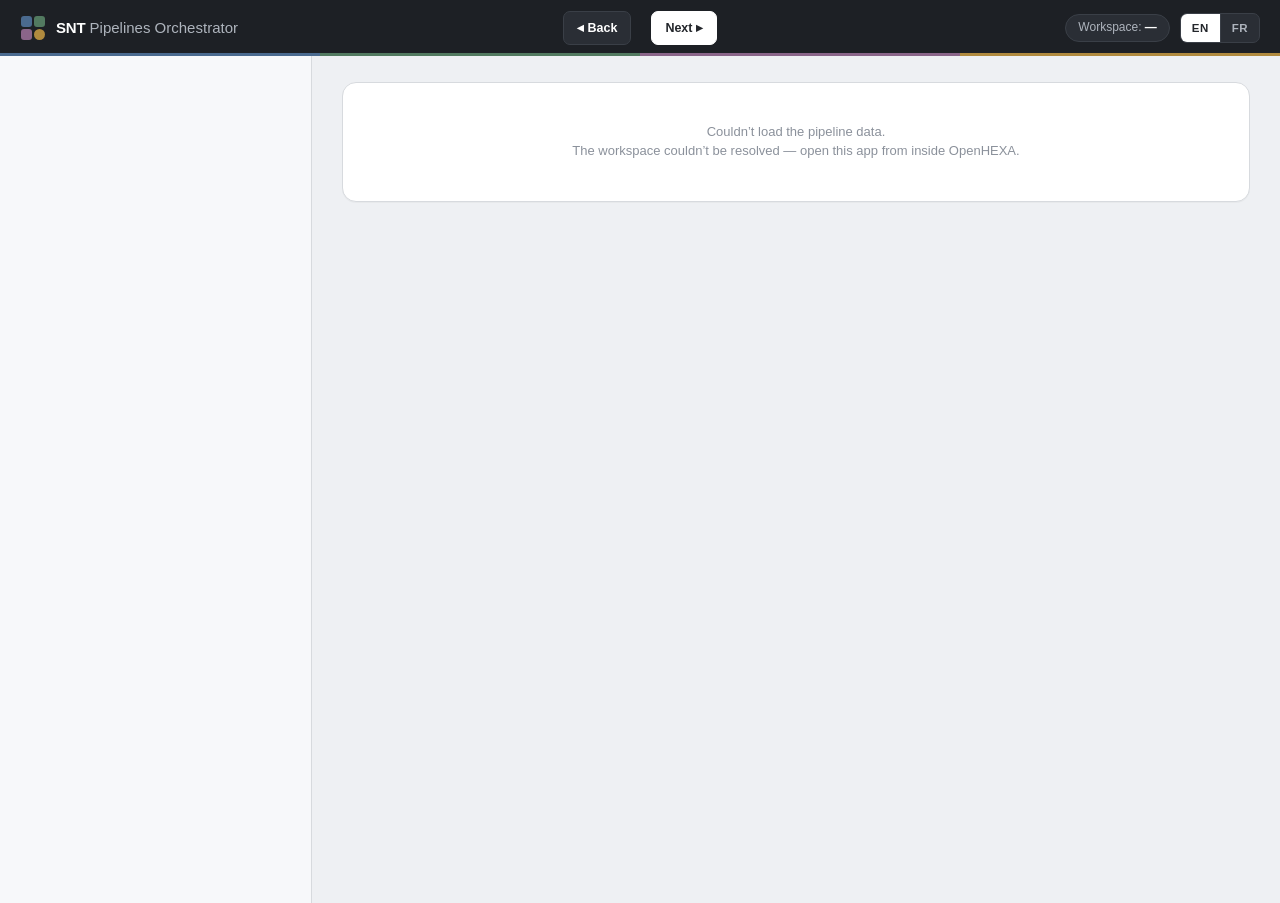
<file: webapps/orchestrator/index.html>
<!doctype html>
<html lang="en">
  <head>
    <meta charset="utf-8" />
    <meta name="viewport" content="width=device-width, initial-scale=1" />
    <title>SNT Pipelines Orchestrator — Cockpit</title>
    <link rel="stylesheet" href="styles.css" />
  </head>
  <body>
    <!-- Cockpit UI: a focused, one-step-at-a-time guided walkthrough.
         A slim progress rail on the left shows the whole journey + "you are
         here"; the central panel carries everything for the focused step
         (dependencies, parameters, run, outputs). Back / Next walk the
         recommended order; mutually-exclusive alternative groups (A.3 outliers,
         A.4 reporting rate) appear as a single "choose one" step.

         The shell is empty on load — app.js fetches the bundled
         pipeline_map.json + pipeline_descriptions.json, reads this workspace's
         pipeline_cards.json live from the workspace bucket (written by the
         create_pipeline_cards pipeline, so config changes need no redeploy),
         merges them, then renders the rail and cockpit and wires the live
         OpenHEXA calls (status, run, poll, outputs). -->
    <header class="appbar">
      <!-- Logo mark: one tile per track, coloured by --A..--D in styles.css. -->
      <h1>
        <svg class="mark" viewBox="0 0 26 26" aria-hidden="true">
          <rect class="a" x="1" y="1" width="11" height="11" rx="3" />
          <rect class="b" x="14" y="1" width="11" height="11" rx="3" />
          <rect class="c" x="1" y="14" width="11" height="11" rx="3" />
          <rect class="d" x="14" y="14" width="11" height="11" rx="5.5" />
        </svg>
        <span>SNT <span class="sub">Pipelines Orchestrator</span></span>
      </h1>
      <div class="nav">
        <button class="nbtn" id="backBtn" type="button">&#9666; Back</button>
        <span class="stepcount" id="stepcount"></span>
        <button class="nbtn primary" id="nextBtn" type="button">Next &#9656;</button>
      </div>
      <div class="appbar-right">
        <div class="ws"><span id="wsWord">Workspace:</span> <b id="workspaceLabel">—</b></div>
        <!-- Language toggle (EN / FR). app.js reads the choice (?lang= /
             localStorage / default en), wires these buttons, and re-renders
             everything on switch. -->
        <div class="langtoggle" role="group" aria-label="Language">
          <button type="button" class="langbtn" data-lang="en">EN</button>
          <button type="button" class="langbtn" data-lang="fr">FR</button>
        </div>
      </div>
    </header>

    <div class="shell">
      <nav class="rail" id="rail" aria-label="Pipeline walkthrough steps"></nav>
      <div class="cockpit-wrap">
        <div class="cockpit" id="cockpit"></div>
      </div>
    </div>

    <!-- Local development (ADR 0014): OpenHEXA's dev shim. Only active on
         localhost / 127.0.0.1 / file:// — inert when served by OpenHEXA. It
         must stay a plain (not async/defer) script before app.js: it sets
         window.OPENHEXA and reroutes /graphql/ before app.js boots. No
         data-* slugs here — the bundle is workspace-independent; pick the
         webapp in the "Connect to OpenHEXA" picker instead. -->
    <script src="https://api.openhexa.org/webapps/dev.js"></script>
    <script src="app.js"></script>
  </body>
</html>
</file>
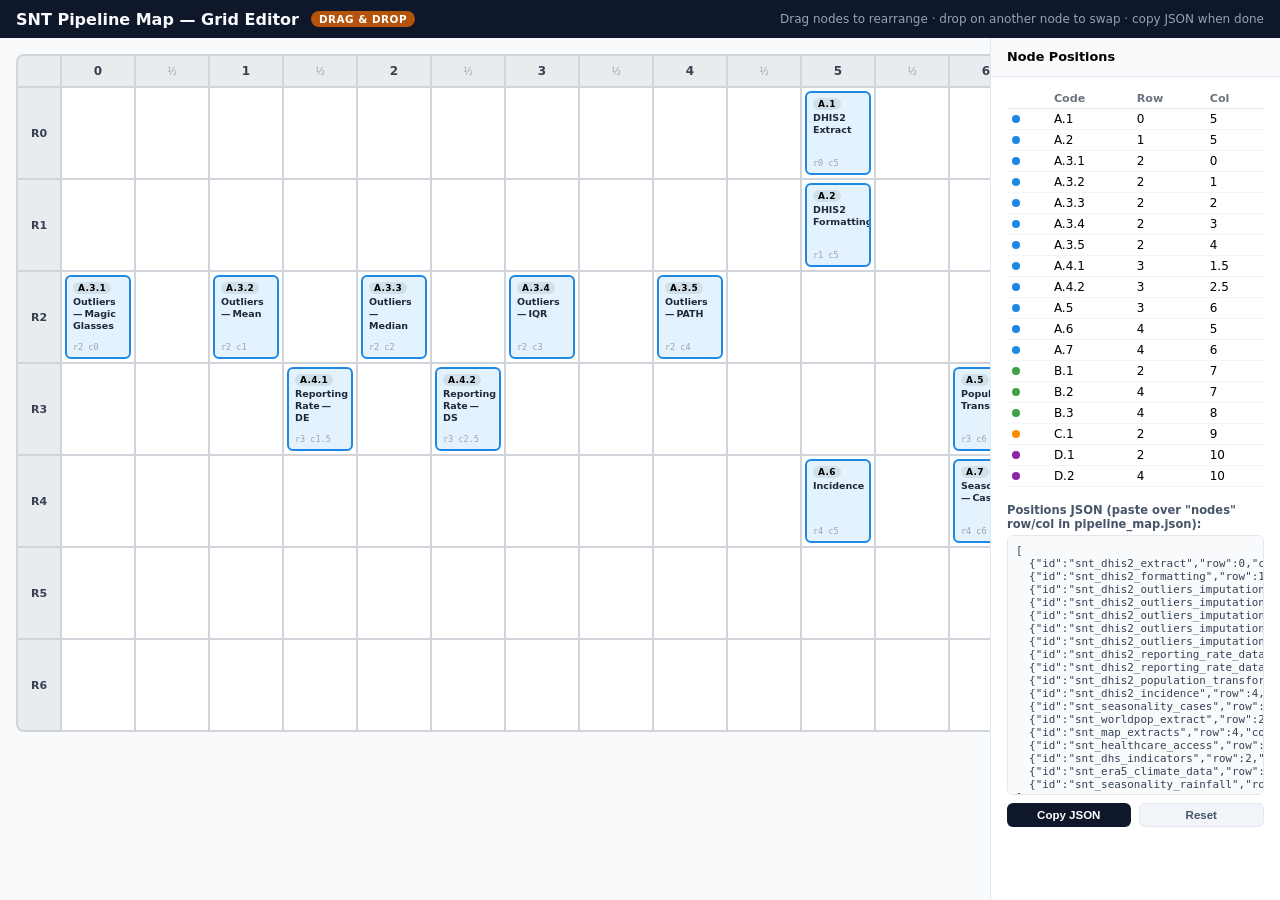
<file: design/grid_editor.html>
<!doctype html>
<html lang="en">
<head>
  <meta charset="utf-8">
  <title>SNT Pipeline Map — Grid Editor</title>
  <style>
    *, *::before, *::after { box-sizing: border-box; }
    html, body { height: 100%; margin: 0; }
    body {
      font-family: system-ui, -apple-system, sans-serif;
      background: #f1f5f9;
      display: flex;
      flex-direction: column;
    }

    /* ── Header ── */
    header {
      background: #0f172a; color: #f8fafc;
      padding: 0.6rem 1rem;
      display: flex; align-items: center; gap: 0.75rem;
      flex-shrink: 0;
    }
    header h1 { font-size: 1rem; font-weight: 700; margin: 0; }
    .editor-badge {
      background: #b45309; color: #fff;
      font-size: 0.65rem; font-weight: 700; letter-spacing: 0.5px;
      padding: 2px 8px; border-radius: 999px;
    }
    .header-hint { font-size: 0.75rem; color: #94a3b8; margin-left: auto; }

    /* ── Body: grid | panel ── */
    .body { flex: 1; display: flex; min-height: 0; }

    /* ── Grid scroll area ── */
    .grid-scroll { flex: 1; overflow: auto; padding: 1rem; background: #f8fafc; }

    /* ── CSS grid ──
     * Column 1 = row-header (50px). Cols 2..N+1 = data cells.
     * Row 1 = col-header (30px). Rows 2..M+1 = data cells. */
    #grid {
      display: inline-grid;
      gap: 2px;
      background: #d1d5db;
      border: 2px solid #d1d5db;
      border-radius: 8px;
      overflow: hidden;
      user-select: none;
    }

    /* ── Header cells ── */
    .corner, .col-head, .row-head {
      background: #e9ecef;
      display: flex; align-items: center; justify-content: center;
      font-size: 11px; font-weight: 700; color: #6b7280;
    }
    .col-head.int-col   { color: #374151; font-size: 12px; }
    .col-head.half-col  { color: #9ca3af; font-size: 10px; font-weight: 500; }
    .row-head           { color: #374151; }

    /* ── Data cells ── */
    .cell {
      background: #ffffff;
      position: relative;
      transition: background .08s;
      min-width: 0;
    }
    .cell.empty:hover  { background: #f0f9ff; }
    .cell.drag-target  { background: #dbeafe; outline: 2px solid #3b82f6; outline-offset: -2px; z-index: 10; }
    .cell.drag-target.occupied { background: #fde68a; outline-color: #d97706; } /* swap hint */

    /* ── Node cards ── */
    .node {
      position: absolute;
      inset: 3px;
      border: 2px solid #9e9e9e;
      border-radius: 6px;
      background: #fff;
      padding: 5px 6px;
      cursor: grab;
      display: flex;
      flex-direction: column;
      gap: 2px;
      z-index: 2;
      overflow: hidden;
    }
    .node:active { cursor: grabbing; }
    .node.dragging { opacity: 0.25; }

    .node .n-code {
      font-size: 9px; font-weight: 700; letter-spacing: 0.3px;
      padding: 1px 5px; border-radius: 999px;
      background: rgba(0,0,0,0.08);
      align-self: flex-start; white-space: nowrap;
    }
    .node .n-label {
      font-size: 9.5px; font-weight: 600; line-height: 1.25;
      color: #1e293b;
    }
    .node .n-pos {
      font-size: 8.5px; color: #9ca3af; margin-top: auto; font-family: monospace;
    }

    /* Track colours */
    .track-A { border-color: #1e88e5; background: #e3f2fd; }
    .track-B { border-color: #43a047; background: #e8f5e9; }
    .track-C { border-color: #fb8c00; background: #fff3e0; }
    .track-D { border-color: #8e24aa; background: #f3e5f5; }

    /* ── Right panel ── */
    .panel {
      width: 290px; flex-shrink: 0;
      background: #fff; border-left: 1px solid #e2e8f0;
      display: flex; flex-direction: column; overflow: hidden;
    }
    .panel-head {
      padding: 0.7rem 1rem;
      font-size: 0.8rem; font-weight: 700;
      border-bottom: 1px solid #e2e8f0;
      background: #f8fafc; flex-shrink: 0;
      display: flex; align-items: center; gap: 0.5rem;
    }
    .panel-head .changed-count {
      margin-left: auto;
      font-size: 0.7rem; color: #b45309; font-weight: 600;
    }
    .panel-body { flex: 1; overflow-y: auto; padding: 0.75rem 1rem; }

    /* Position table */
    .pos-table { width: 100%; border-collapse: collapse; font-size: 0.75rem; margin-bottom: 1rem; }
    .pos-table th {
      text-align: left; color: #6b7280; font-weight: 600;
      padding: 3px 5px; border-bottom: 1px solid #e2e8f0; font-size: 0.7rem;
    }
    .pos-table td { padding: 3px 5px; border-bottom: 1px solid #f1f5f9; }
    .pos-table tr.changed td { color: #b45309; font-weight: 700; }
    .track-pip {
      display: inline-block; width: 8px; height: 8px;
      border-radius: 50%; vertical-align: middle; margin-right: 3px;
    }

    /* JSON output */
    .json-section label {
      font-size: 0.72rem; font-weight: 700; color: #475569;
      display: block; margin-bottom: 4px;
    }
    .json-box {
      font-family: monospace; font-size: 0.68rem;
      background: #f8fafc; border: 1px solid #e2e8f0;
      border-radius: 6px; padding: 0.5rem;
      white-space: pre; overflow: auto;
      max-height: 260px; color: #334155;
    }
    .btn-row { display: flex; gap: 0.5rem; margin-top: 0.5rem; }
    .btn {
      flex: 1; padding: 5px 0;
      border: none; border-radius: 6px; cursor: pointer;
      font-size: 0.72rem; font-weight: 600;
    }
    .btn-primary { background: #0f172a; color: #fff; }
    .btn-primary:hover { background: #1e293b; }
    .btn-secondary { background: #f1f5f9; color: #475569; border: 1px solid #e2e8f0; }
    .btn-secondary:hover { background: #e2e8f0; }
  </style>
</head>
<body>

<header>
  <h1>SNT Pipeline Map — Grid Editor</h1>
  <span class="editor-badge">DRAG &amp; DROP</span>
  <span class="header-hint">Drag nodes to rearrange · drop on another node to swap · copy JSON when done</span>
</header>

<div class="body">
  <div class="grid-scroll">
    <div id="grid"></div>
  </div>
  <aside class="panel">
    <div class="panel-head">
      Node Positions
      <span class="changed-count" id="changedLabel"></span>
    </div>
    <div class="panel-body">
      <table class="pos-table">
        <thead>
          <tr><th></th><th>Code</th><th>Row</th><th>Col</th></tr>
        </thead>
        <tbody id="posBody"></tbody>
      </table>
      <div class="json-section">
        <label>Positions JSON (paste over "nodes" row/col in pipeline_map.json):</label>
        <div class="json-box" id="jsonBox"></div>
        <div class="btn-row">
          <button class="btn btn-primary" id="copyBtn">Copy JSON</button>
          <button class="btn btn-secondary" id="resetBtn">Reset</button>
        </div>
      </div>
    </div>
  </aside>
</div>

<script>
/* ── Node definitions (from pipeline_map.json) ──────────────────────────── */
var NODES = [
  {id:"snt_dhis2_extract",                           code:"A.1",   label:"DHIS2 Extract",                    track:"A", row:0, col:5},
  {id:"snt_dhis2_formatting",                        code:"A.2",   label:"DHIS2 Formatting",                 track:"A", row:1, col:5},
  {id:"snt_dhis2_outliers_imputation_magic_glasses", code:"A.3.1", label:"Outliers — Magic Glasses",  track:"A", row:2, col:0},
  {id:"snt_dhis2_outliers_imputation_mean",          code:"A.3.2", label:"Outliers — Mean",           track:"A", row:2, col:1},
  {id:"snt_dhis2_outliers_imputation_median",        code:"A.3.3", label:"Outliers — Median",         track:"A", row:2, col:2},
  {id:"snt_dhis2_outliers_imputation_iqr",           code:"A.3.4", label:"Outliers — IQR",            track:"A", row:2, col:3},
  {id:"snt_dhis2_outliers_imputation_path",          code:"A.3.5", label:"Outliers — PATH",           track:"A", row:2, col:4},
  {id:"snt_dhis2_reporting_rate_dataelement",        code:"A.4.1", label:"Reporting Rate — DE",       track:"A", row:3, col:1.5},
  {id:"snt_dhis2_reporting_rate_dataset",            code:"A.4.2", label:"Reporting Rate — DS",       track:"A", row:3, col:2.5},
  {id:"snt_dhis2_population_transformation",         code:"A.5",   label:"Population Transf.",               track:"A", row:3, col:6},
  {id:"snt_dhis2_incidence",                         code:"A.6",   label:"Incidence",                        track:"A", row:4, col:5},
  {id:"snt_seasonality_cases",                       code:"A.7",   label:"Seasonality — Cases",       track:"A", row:4, col:6},
  {id:"snt_worldpop_extract",                        code:"B.1",   label:"WorldPop Extract",                 track:"B", row:2, col:7},
  {id:"snt_map_extracts",                            code:"B.2",   label:"MAP Extracts",                     track:"B", row:4, col:7},
  {id:"snt_healthcare_access",                       code:"B.3",   label:"Healthcare Access",                track:"B", row:4, col:8},
  {id:"snt_dhs_indicators",                          code:"C.1",   label:"DHS Indicators",                   track:"C", row:2, col:9},
  {id:"snt_era5_climate_data",                       code:"D.1",   label:"ERA5 Climate Data",                track:"D", row:2, col:10},
  {id:"snt_seasonality_rainfall",                    code:"D.2",   label:"Seasonality — Rainfall",    track:"D", row:4, col:10},
];

/* ── Grid config ────────────────────────────────────────────────────────── */
/* Double-resolution columns so fractional positions (1.5, 2.5) are first-class.
 * Visual column V = actual column * 2.
 * We show 24 visual columns → actual cols 0 … 11 (room beyond the current max=10). */
var VCOLS = 24;   /* visual columns 0..23 */
var VROWS = 7;    /* rows 0..6 (current max=4; 2 extra for rearranging) */
var CELL_W = 72;  /* px per visual column */
var CELL_H = 90;  /* px per row */
var HDR_W  = 42;  /* row-header width */
var HDR_H  = 30;  /* col-header height */

/* ── Mutable state ──────────────────────────────────────────────────────── */
/* Maps nodeId → {row, col} (actual coords). */
var state = {};
var ORIG  = {};
NODES.forEach(function(n) {
  state[n.id] = { row: n.row, col: n.col };
  ORIG[n.id]  = { row: n.row, col: n.col };
});

var nodeById = {};
NODES.forEach(function(n){ nodeById[n.id] = n; });

/* Convert actual col ↔ visual col index */
function a2v(c) { return c * 2; }    /* actual → visual */
function v2a(v) { return v / 2; }    /* visual → actual */

/* Find node at (row, actualCol), or null */
function nodeAt(row, col) {
  for (var id in state) {
    var s = state[id];
    if (s.row === row && s.col === col) return nodeById[id];
  }
  return null;
}

/* Track colours for the dot in the panel */
var TRACK_COLOR = { A:"#1e88e5", B:"#43a047", C:"#fb8c00", D:"#8e24aa" };

/* ── Drag state ─────────────────────────────────────────────────────────── */
var dragging = null;   /* id of node being dragged */

/* ── Render everything ──────────────────────────────────────────────────── */
function render() {
  renderGrid();
  renderPanel();
}

function renderGrid() {
  var g = document.getElementById("grid");

  /* Set CSS grid template */
  g.style.gridTemplateColumns = HDR_W + "px " + ("repeat(" + VCOLS + "," + CELL_W + "px)");
  g.style.gridTemplateRows    = HDR_H + "px " + ("repeat(" + VROWS + "," + CELL_H + "px)");

  g.innerHTML = "";

  /* Corner */
  g.appendChild(makeEl("div", "corner"));

  /* Column headers — every even visual col is an integer actual col */
  for (var v = 0; v < VCOLS; v++) {
    var actual = v2a(v);
    var isInt  = (actual % 1 === 0);
    var ch = makeEl("div", "col-head " + (isInt ? "int-col" : "half-col"));
    ch.textContent = isInt ? String(actual) : "\xBD";   /* integer or ½ */
    g.appendChild(ch);
  }

  /* Rows */
  for (var r = 0; r < VROWS; r++) {
    /* Row header */
    var rh = makeEl("div", "row-head");
    rh.textContent = "R" + r;
    g.appendChild(rh);

    /* Data cells */
    for (var v = 0; v < VCOLS; v++) {
      var actualCol = v2a(v);
      var n = nodeAt(r, actualCol);
      var cell = makeEl("div", "cell" + (n ? "" : " empty"));
      cell.dataset.row  = r;
      cell.dataset.vcol = v;
      attachDropHandlers(cell, r, actualCol);

      if (n) {
        var card = makeNodeCard(n);
        if (n.id === dragging) card.classList.add("dragging");
        cell.appendChild(card);
      }

      g.appendChild(cell);
    }
  }
}

function makeNodeCard(n) {
  var s = state[n.id];
  var card = makeEl("div", "node track-" + n.track);
  card.draggable = true;
  card.dataset.id = n.id;
  card.innerHTML =
    '<span class="n-code">' + esc(n.code) + '</span>' +
    '<span class="n-label">' + esc(n.label) + '</span>' +
    '<span class="n-pos">r' + s.row + ' c' + s.col + '</span>';

  card.addEventListener("dragstart", function(e) {
    dragging = n.id;
    e.dataTransfer.setData("text/plain", n.id);
    e.dataTransfer.effectAllowed = "move";
    /* Delay class addition so the ghost image captures the normal look */
    requestAnimationFrame(render);
  });
  card.addEventListener("dragend", function() {
    dragging = null;
    render();
  });
  return card;
}

function attachDropHandlers(cell, row, actualCol) {
  cell.addEventListener("dragover", function(e) {
    if (!dragging) return;
    e.preventDefault();
    e.dataTransfer.dropEffect = "move";
    var targetNode = nodeAt(row, actualCol);
    cell.classList.add("drag-target");
    if (targetNode && targetNode.id !== dragging) {
      cell.classList.add("occupied");
    } else {
      cell.classList.remove("occupied");
    }
  });
  cell.addEventListener("dragleave", function() {
    cell.classList.remove("drag-target", "occupied");
  });
  cell.addEventListener("drop", function(e) {
    e.preventDefault();
    cell.classList.remove("drag-target", "occupied");
    var id = e.dataTransfer.getData("text/plain") || dragging;
    if (!id) return;

    var targetNode = nodeAt(row, actualCol);
    if (targetNode && targetNode.id !== id) {
      /* Swap: put target where dragged node was */
      var fromPos = state[id];
      state[targetNode.id] = { row: fromPos.row, col: fromPos.col };
    }
    state[id] = { row: row, col: actualCol };
    dragging = null;
    render();
  });
}

/* ── Panel ──────────────────────────────────────────────────────────────── */
function renderPanel() {
  var tbody = document.getElementById("posBody");
  tbody.innerHTML = "";
  var changedCount = 0;

  NODES.forEach(function(n) {
    var s = n.id in state ? state[n.id] : ORIG[n.id];
    var o = ORIG[n.id];
    var changed = s.row !== o.row || s.col !== o.col;
    if (changed) changedCount++;

    var tr = document.createElement("tr");
    if (changed) tr.className = "changed";
    tr.innerHTML =
      '<td><span class="track-pip" style="background:' + TRACK_COLOR[n.track] + '"></span></td>' +
      '<td>' + esc(n.code) + '</td>' +
      '<td>' + s.row + '</td>' +
      '<td>' + s.col + '</td>';
    tbody.appendChild(tr);
  });

  document.getElementById("changedLabel").textContent =
    changedCount > 0 ? changedCount + " moved" : "";

  /* JSON output — just the id/row/col for each node */
  var lines = NODES.map(function(n) {
    var s = state[n.id] || ORIG[n.id];
    return '  {"id":"' + n.id + '","row":' + s.row + ',"col":' + s.col + '}';
  });
  document.getElementById("jsonBox").textContent =
    "[\n" + lines.join(",\n") + "\n]";
}

/* ── Buttons ─────────────────────────────────────────────────────────────── */
document.getElementById("copyBtn").addEventListener("click", function() {
  var text = document.getElementById("jsonBox").textContent;
  navigator.clipboard.writeText(text).then(function() {
    var btn = document.getElementById("copyBtn");
    var orig = btn.textContent;
    btn.textContent = "Copied ✓";
    setTimeout(function(){ btn.textContent = orig; }, 1500);
  }).catch(function() {
    /* fallback: select the text */
    var box = document.getElementById("jsonBox");
    var range = document.createRange();
    range.selectNodeContents(box);
    window.getSelection().removeAllRanges();
    window.getSelection().addRange(range);
  });
});

document.getElementById("resetBtn").addEventListener("click", function() {
  NODES.forEach(function(n){ state[n.id] = { row: ORIG[n.id].row, col: ORIG[n.id].col }; });
  render();
});

/* ── Helpers ─────────────────────────────────────────────────────────────── */
function makeEl(tag, cls) {
  var el = document.createElement(tag);
  if (cls) el.className = cls;
  return el;
}
function esc(s) {
  return String(s).replace(/&/g,"&amp;").replace(/</g,"&lt;").replace(/>/g,"&gt;");
}

/* ── Go ──────────────────────────────────────────────────────────────────── */
render();
</script>
</body>
</html>
</file>
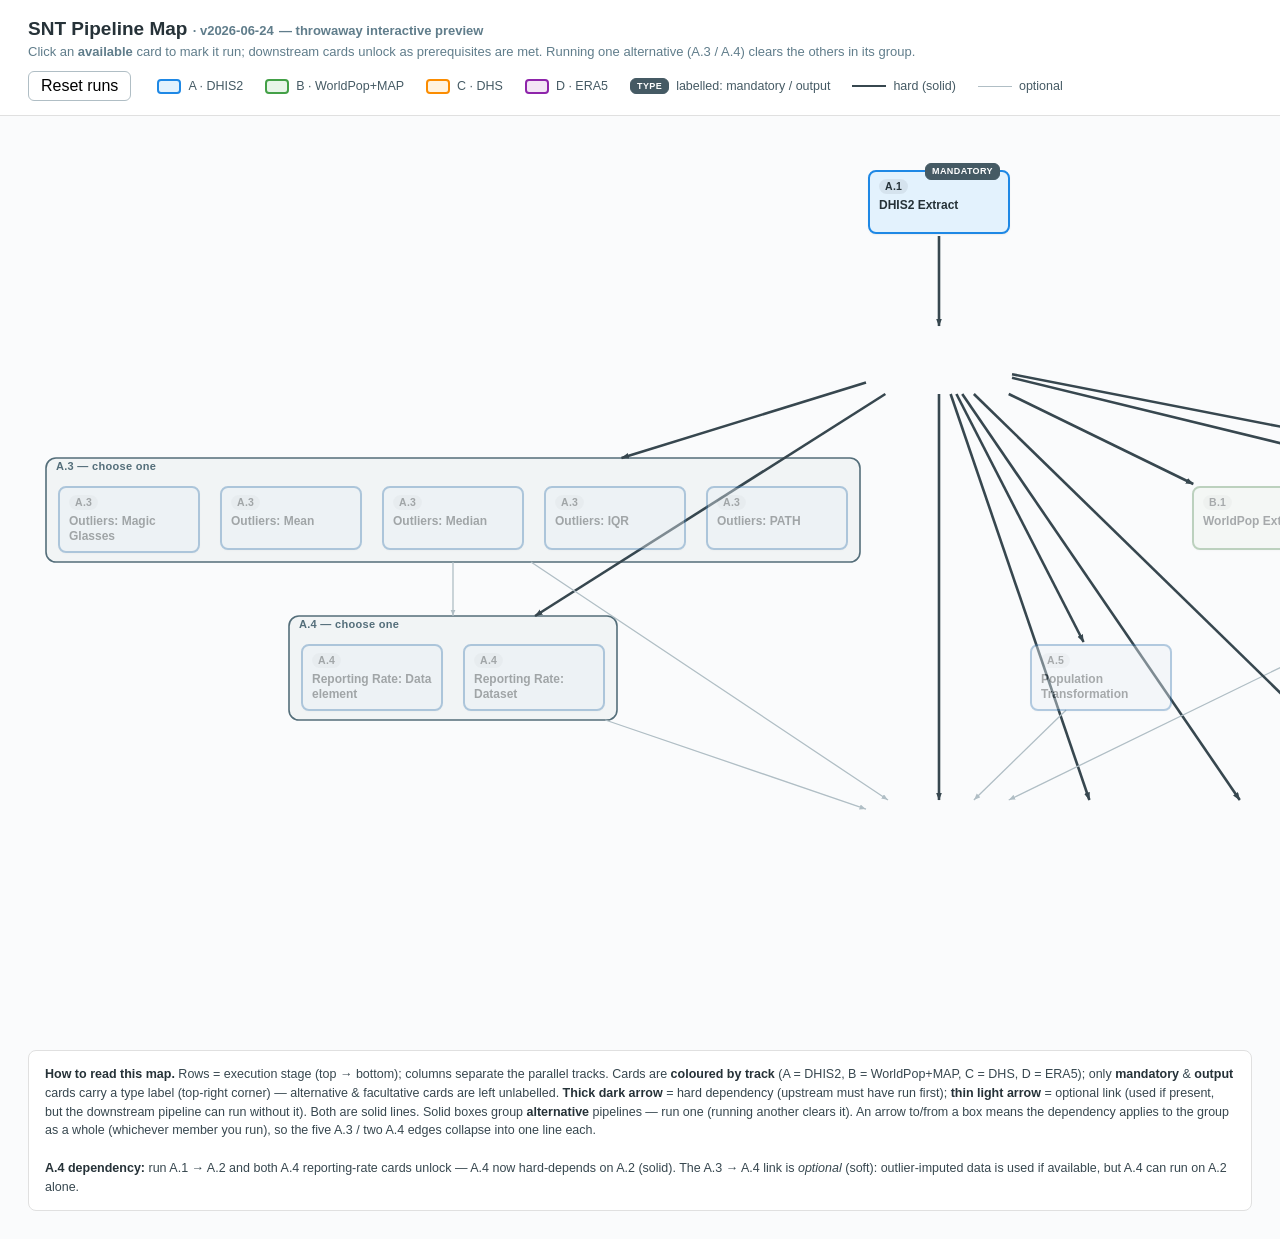
<file: design/pipeline_map_preview.html>
<!DOCTYPE html>
<html lang="en">
<head>
<meta charset="utf-8" />
<meta name="viewport" content="width=device-width, initial-scale=1" />
<title>SNT Pipeline Map — throwaway preview</title>
<style>
  :root {
    --ink: #263238;
    --muted: #607d8b;
    --hard: #37474f;     /* hard dependency: dark + thick */
    --opt: #b0bec5;      /* optional link: light + thin   */
  }
  * { box-sizing: border-box; }
  body {
    margin: 0;
    font-family: -apple-system, BlinkMacSystemFont, "Segoe UI", Roboto, Helvetica, Arial, sans-serif;
    color: var(--ink);
    background: #fafbfc;
  }
  header { padding: 18px 28px 14px; border-bottom: 1px solid #e0e0e0; background: #fff; }
  h1 { margin: 0 0 4px; font-size: 19px; }
  .sub { color: var(--muted); font-size: 13px; }
  .toolbar { margin-top: 12px; display: flex; gap: 18px 26px; align-items: center; flex-wrap: wrap; }
  button {
    font: inherit; padding: 5px 12px; border: 1px solid #b0bec5; border-radius: 6px;
    background: #fff; cursor: pointer;
  }
  button:hover { background: #eceff1; }

  .legend { display: flex; flex-wrap: wrap; gap: 14px 22px; align-items: center; font-size: 12.5px; color: #455a64; }
  .legend .group { display: flex; gap: 7px; align-items: center; }
  .swatch { width: 24px; height: 15px; border-radius: 4px; border: 2px solid; display: inline-block; }
  .sw-A { background: #e3f2fd; border-color: #1e88e5; }
  .sw-B { background: #e8f5e9; border-color: #43a047; }
  .sw-C { background: #fff3e0; border-color: #fb8c00; }
  .sw-D { background: #f3e5f5; border-color: #8e24aa; }
  .lineicon { width: 34px; display: inline-block; }
  .lineicon.hard { border-top: 2.6px solid var(--hard); }
  .lineicon.opt  { border-top: 1.3px solid var(--opt); }

  .scroller { overflow: auto; padding: 24px 28px 60px; }
  #canvas { position: relative; }
  svg.edges { position: absolute; top: 0; left: 0; overflow: visible; }

  .node {
    position: absolute;
    border: 2px solid #9e9e9e; border-radius: 8px; background: #fff;
    padding: 7px 9px; font-size: 12px; line-height: 1.25;
    box-shadow: 0 1px 2px rgba(0,0,0,.06);
    cursor: pointer; user-select: none; overflow: visible;
    transition: opacity .12s, box-shadow .12s;
  }
  .node .code {
    display: inline-block; font-weight: 700; font-size: 10.5px; letter-spacing: .3px;
    padding: 1px 6px; border-radius: 999px; margin-bottom: 4px; background: rgba(0,0,0,.06);
  }
  .node .lbl { font-weight: 600; }
  .node.track-A { background: #e3f2fd; border-color: #1e88e5; }
  .node.track-B { background: #e8f5e9; border-color: #43a047; }
  .node.track-C { background: #fff3e0; border-color: #fb8c00; }
  .node.track-D { background: #f3e5f5; border-color: #8e24aa; }

  /* type label, top-right corner: filled for mandatory/output, hollow otherwise */
  .type-badge {
    position: absolute; top: -9px; right: 8px;
    font-size: 9px; font-weight: 700; text-transform: uppercase; letter-spacing: .4px;
    padding: 2px 6px; border-radius: 6px; white-space: nowrap;
    background: transparent; color: #455a64; border: 1px solid #607d8b;   /* hollow default */
  }
  .type-badge.filled { background: #455a64; color: #fff; border-color: #455a64; }

  /* dynamic run-state */
  .node.locked { opacity: .4; cursor: not-allowed; filter: grayscale(.45); }
  .node.available:hover { box-shadow: 0 0 0 3px rgba(38,50,56,.16); }
  .node.completed { border-color: #2e7d32 !important; box-shadow: 0 0 0 3px #2e7d32; }
  .check {
    position: absolute; top: -9px; left: -9px; width: 19px; height: 19px;
    background: #2e7d32; color: #fff; border-radius: 50%;
    display: none; align-items: center; justify-content: center; font-size: 12px; font-weight: 700;
  }
  .node.completed .check { display: flex; }

  .grouplabel { font-size: 11px; font-weight: 700; fill: #546e7a; letter-spacing: .3px; }
  .notes {
    margin: 0 28px 28px; padding: 14px 16px; background: #fff;
    border: 1px solid #e0e0e0; border-radius: 8px; font-size: 12.5px; color: #37474f; line-height: 1.5;
  }
  .notes b { color: var(--ink); }
  .notes code { background: #eceff1; padding: 1px 4px; border-radius: 4px; }
</style>
</head>
<body>
<header>
  <h1>SNT Pipeline Map <span class="sub" id="version"></span> <span class="sub">— throwaway interactive preview</span></h1>
  <div class="sub">Click an <b>available</b> card to mark it run; downstream cards unlock as prerequisites are met. Running one alternative (A.3 / A.4) clears the others in its group.</div>
  <div class="toolbar">
    <button id="reset">Reset runs</button>
    <div class="legend">
      <div class="group"><span class="swatch sw-A"></span>A · DHIS2</div>
      <div class="group"><span class="swatch sw-B"></span>B · WorldPop+MAP</div>
      <div class="group"><span class="swatch sw-C"></span>C · DHS</div>
      <div class="group"><span class="swatch sw-D"></span>D · ERA5</div>
      <div class="group"><span class="type-badge filled" style="position:static">type</span>labelled: mandatory / output</div>
      <div class="group"><span class="lineicon hard"></span>hard (solid)</div>
      <div class="group"><span class="lineicon opt"></span>optional</div>
    </div>
  </div>
</header>

<div class="scroller"><div id="canvas"></div></div>
<div class="notes" id="notes"></div>

<script>
/* ---- Embedded snapshot of pipeline_map.json (v2026-06-24). -------------
   Self-contained so this file opens directly from disk. If the map changes,
   re-paste the nodes/edges below (or regenerate this preview). ---------- */
const MAP = {
  version: "2026-06-24",
  nodes: [
    { id:"snt_dhis2_extract", code:"A.1", label:"DHIS2 Extract", type:"mandatory", row:0, col:5, track:"A", description:"Extracts DHIS2 pyramid, routine analytics, population, shapes, and reporting rates for a period." },
    { id:"snt_dhis2_formatting", code:"A.2", label:"DHIS2 Formatting", type:"mandatory", row:1, col:5, track:"A", description:"Processes and formats the DHIS2 extracts (pyramid, shapes, routine data) for the SNT workflow." },
    { id:"snt_dhis2_outliers_imputation_magic_glasses", code:"A.3", label:"Outliers: Magic Glasses", type:"alternative", group:"a3_outliers", row:2, col:0, track:"A", description:"Outlier detection and imputation using the Magic Glasses (MAD-based) method." },
    { id:"snt_dhis2_outliers_imputation_mean", code:"A.3", label:"Outliers: Mean", type:"alternative", group:"a3_outliers", row:2, col:1, track:"A", description:"Outlier detection and imputation using the mean +/- k x SD method." },
    { id:"snt_dhis2_outliers_imputation_median", code:"A.3", label:"Outliers: Median", type:"alternative", group:"a3_outliers", row:2, col:2, track:"A", description:"Outlier detection and imputation using the median +/- k x MAD method." },
    { id:"snt_dhis2_outliers_imputation_iqr", code:"A.3", label:"Outliers: IQR", type:"alternative", group:"a3_outliers", row:2, col:3, track:"A", description:"Outlier detection and imputation using the IQR (inter-quartile range) method." },
    { id:"snt_dhis2_outliers_imputation_path", code:"A.3", label:"Outliers: PATH", type:"alternative", group:"a3_outliers", row:2, col:4, track:"A", description:"Outlier detection and imputation using the PATH method (mean +/- 10 x SD)." },
    { id:"snt_dhis2_reporting_rate_dataelement", code:"A.4", label:"Reporting Rate: Data element", type:"alternative", group:"a4_reporting_rate", row:3, col:1.5, track:"A", description:"Reporting rate computed from routine data elements." },
    { id:"snt_dhis2_reporting_rate_dataset", code:"A.4", label:"Reporting Rate: Dataset", type:"alternative", group:"a4_reporting_rate", row:3, col:2.5, track:"A", description:"Reporting rate from DHIS2 dataset-level rate indicators." },
    { id:"snt_dhis2_population_transformation", code:"A.5", label:"Population Transformation", type:"facultative", row:3, col:6, track:"A", description:"Scales, projects, and disaggregates DHIS2 population by demographic group." },
    { id:"snt_dhis2_incidence", code:"A.6", label:"DHIS2 Incidence", type:"output", row:4, col:5, track:"A", description:"Computes malaria case metrics and yearly incidence from routine HMIS data." },
    { id:"snt_seasonality_cases", code:"A.7", label:"Seasonality - Cases", type:"output", row:4, col:6, track:"A", description:"Classifies case seasonality at ADM2 from routine confirmed-malaria data." },
    { id:"snt_worldpop_extract", code:"B.1", label:"WorldPop Extract", type:"facultative", row:2, col:7, track:"B", description:"Extracts WorldPop population raster data for the country." },
    { id:"snt_map_extracts", code:"B.2", label:"MAP Extracts", type:"output", row:4, col:7, track:"B", description:"Extracts Malaria Atlas Project rasters and computes zonal statistics." },
    { id:"snt_healthcare_access", code:"B.3", label:"Access to Health Care", type:"output", row:4, col:8, track:"B", description:"Computes access-to-care metrics from facilities, population, and catchments." },
    { id:"snt_dhs_indicators", code:"C.1", label:"DHS Indicators", type:"facultative", row:2, col:9, track:"C", description:"Computes DHS survey-based indicators for the SNT process." },
    { id:"snt_era5_climate_data", code:"D.1", label:"ERA5 Climate Data", type:"facultative", row:2, col:10, track:"D", description:"Extracts ERA5 climate data from the Copernicus Climate Data Store." },
    { id:"snt_seasonality_rainfall", code:"D.2", label:"ERA5 Seasonality - Rainfall", type:"output", row:4, col:10, track:"D", description:"Computes rainfall seasonality metrics from ERA5 climate data." }
  ],
  edges: [
    { from:"snt_dhis2_extract", to:"snt_dhis2_formatting", type:"solid" },
    { from:"snt_dhis2_formatting", to:"snt_dhis2_outliers_imputation_magic_glasses", type:"solid" },
    { from:"snt_dhis2_formatting", to:"snt_dhis2_outliers_imputation_mean", type:"solid" },
    { from:"snt_dhis2_formatting", to:"snt_dhis2_outliers_imputation_median", type:"solid" },
    { from:"snt_dhis2_formatting", to:"snt_dhis2_outliers_imputation_iqr", type:"solid" },
    { from:"snt_dhis2_formatting", to:"snt_dhis2_outliers_imputation_path", type:"solid" },
    { from:"snt_dhis2_formatting", to:"snt_dhis2_reporting_rate_dataelement", type:"solid" },
    { from:"snt_dhis2_formatting", to:"snt_dhis2_reporting_rate_dataset", type:"solid" },
    { from:"snt_dhis2_outliers_imputation_magic_glasses", to:"snt_dhis2_reporting_rate_dataelement", type:"optional" },
    { from:"snt_dhis2_outliers_imputation_mean", to:"snt_dhis2_reporting_rate_dataelement", type:"optional" },
    { from:"snt_dhis2_outliers_imputation_median", to:"snt_dhis2_reporting_rate_dataelement", type:"optional" },
    { from:"snt_dhis2_outliers_imputation_iqr", to:"snt_dhis2_reporting_rate_dataelement", type:"optional" },
    { from:"snt_dhis2_outliers_imputation_path", to:"snt_dhis2_reporting_rate_dataelement", type:"optional" },
    { from:"snt_dhis2_outliers_imputation_magic_glasses", to:"snt_dhis2_reporting_rate_dataset", type:"optional" },
    { from:"snt_dhis2_outliers_imputation_mean", to:"snt_dhis2_reporting_rate_dataset", type:"optional" },
    { from:"snt_dhis2_outliers_imputation_median", to:"snt_dhis2_reporting_rate_dataset", type:"optional" },
    { from:"snt_dhis2_outliers_imputation_iqr", to:"snt_dhis2_reporting_rate_dataset", type:"optional" },
    { from:"snt_dhis2_outliers_imputation_path", to:"snt_dhis2_reporting_rate_dataset", type:"optional" },
    { from:"snt_dhis2_formatting", to:"snt_dhis2_population_transformation", type:"solid" },
    { from:"snt_dhis2_formatting", to:"snt_dhis2_incidence", type:"solid" },
    { from:"snt_dhis2_formatting", to:"snt_seasonality_cases", type:"solid" },
    { from:"snt_dhis2_formatting", to:"snt_worldpop_extract", type:"solid" },
    { from:"snt_dhis2_formatting", to:"snt_map_extracts", type:"solid" },
    { from:"snt_dhis2_formatting", to:"snt_dhs_indicators", type:"solid" },
    { from:"snt_dhis2_formatting", to:"snt_era5_climate_data", type:"solid" },
    { from:"snt_era5_climate_data", to:"snt_seasonality_rainfall", type:"solid" },
    { from:"snt_dhis2_outliers_imputation_magic_glasses", to:"snt_dhis2_incidence", type:"optional" },
    { from:"snt_dhis2_outliers_imputation_mean", to:"snt_dhis2_incidence", type:"optional" },
    { from:"snt_dhis2_outliers_imputation_median", to:"snt_dhis2_incidence", type:"optional" },
    { from:"snt_dhis2_outliers_imputation_iqr", to:"snt_dhis2_incidence", type:"optional" },
    { from:"snt_dhis2_outliers_imputation_path", to:"snt_dhis2_incidence", type:"optional" },
    { from:"snt_dhis2_reporting_rate_dataelement", to:"snt_dhis2_incidence", type:"optional" },
    { from:"snt_dhis2_reporting_rate_dataset", to:"snt_dhis2_incidence", type:"optional" },
    { from:"snt_dhis2_population_transformation", to:"snt_dhis2_incidence", type:"optional" },
    { from:"snt_dhs_indicators", to:"snt_dhis2_incidence", type:"optional" },
    { from:"snt_dhis2_formatting", to:"snt_healthcare_access", type:"solid" }
  ]
};

/* ---- layout ---- */
const NODE_W = 142, NODE_H = 64, COL_W = 162, ROW_H = 158, PAD_X = 30, PAD_Y = 30;
const SVGNS = "http://www.w3.org/2000/svg";
const FILLED_TYPES = new Set(["mandatory", "output"]);

const nodeById = {};
MAP.nodes.forEach(n => nodeById[n.id] = n);

const nx = n => PAD_X + n.col * COL_W;
const ny = n => PAD_Y + n.row * ROW_H;
const ncx = n => nx(n) + NODE_W / 2;
const ncy = n => ny(n) + NODE_H / 2;

const maxCol = Math.max(...MAP.nodes.map(n => n.col));
const maxRow = Math.max(...MAP.nodes.map(n => n.row));
const W = PAD_X * 2 + (maxCol + 1) * COL_W;
const H = PAD_Y * 2 + (maxRow + 1) * ROW_H;

const canvas = document.getElementById("canvas");
canvas.style.width = W + "px";
canvas.style.height = H + "px";

/* group-aware solid prerequisites: bucket incoming solid edges by source's group
   (un-grouped source = its own bucket); unlocked iff every bucket has >=1 completed run. */
function isUnlocked(id, completed) {
  const buckets = {};
  for (const e of MAP.edges) {
    if (e.to !== id || e.type !== "solid") continue;
    const src = nodeById[e.from];
    const key = src.group || e.from;
    (buckets[key] = buckets[key] || []).push(e.from);
  }
  return Object.values(buckets).every(srcs => srcs.some(s => completed.has(s)));
}

/* ---- SVG layer: alternative-group boxes (behind) + edges ---- */
const svg = document.createElementNS(SVGNS, "svg");
svg.setAttribute("class", "edges");
svg.setAttribute("width", W);
svg.setAttribute("height", H);
svg.innerHTML =
  '<defs>' +
    '<marker id="ah-hard" markerWidth="9" markerHeight="9" refX="7.5" refY="3" orient="auto" markerUnits="userSpaceOnUse">' +
      '<path d="M0,0 L8,3 L0,6 Z" fill="#37474f"/></marker>' +
    '<marker id="ah-opt" markerWidth="8" markerHeight="8" refX="6.5" refY="2.6" orient="auto" markerUnits="userSpaceOnUse">' +
      '<path d="M0,0 L6,2.6 L0,5.2 Z" fill="#b0bec5"/></marker>' +
  '</defs>';
canvas.appendChild(svg);

const groups = {};
MAP.nodes.forEach(n => { if (n.type === "alternative" && n.group) (groups[n.group] = groups[n.group] || []).push(n); });

/* geometry of each alternative-group box, so edges can attach to the BOX
   (the group is treated as a single node) rather than to each member. */
const groupRects = {};
Object.entries(groups).forEach(([gid, members]) => {
  const pad = 12, labelH = 16;
  const left = Math.min(...members.map(nx)) - pad;
  const top = Math.min(...members.map(ny)) - pad - labelH;
  const right = Math.max(...members.map(n => nx(n) + NODE_W)) + pad;
  const bottom = Math.max(...members.map(n => ny(n) + NODE_H)) + pad;
  groupRects[gid] = { cx: (left + right) / 2, cy: (top + bottom) / 2, hw: (right - left) / 2, hh: (bottom - top) / 2 };
  const rect = document.createElementNS(SVGNS, "rect");
  rect.setAttribute("x", left); rect.setAttribute("y", top);
  rect.setAttribute("width", right - left); rect.setAttribute("height", bottom - top);
  rect.setAttribute("rx", 10);
  rect.setAttribute("fill", "rgba(84,110,122,0.05)");
  rect.setAttribute("stroke", "#546e7a");
  rect.setAttribute("stroke-width", "1.6");                      // solid box (no dash)
  svg.appendChild(rect);
  const t = document.createElementNS(SVGNS, "text");
  t.setAttribute("x", left + 10); t.setAttribute("y", top + 12);
  t.setAttribute("class", "grouplabel");
  t.textContent = members[0].code + " — choose one";
  svg.appendChild(t);
});

/* an edge endpoint resolves to the member's own card, unless the member is in an
   alternative group — then it resolves to the group box. */
function anchorOf(id) {
  const n = nodeById[id];
  if (n.group && groupRects[n.group])
    return Object.assign({ key: "grp:" + n.group }, groupRects[n.group]);
  return { key: id, cx: ncx(n), cy: ncy(n), hw: NODE_W / 2 + 2, hh: NODE_H / 2 + 2 };
}
function borderPoint(a, tx, ty) {
  const dx = tx - a.cx, dy = ty - a.cy;
  if (!dx && !dy) return [a.cx, a.cy];
  const s = Math.min(dx ? a.hw / Math.abs(dx) : Infinity, dy ? a.hh / Math.abs(dy) : Infinity);
  return [a.cx + dx * s, a.cy + dy * s];
}

/* collapse parallel edges sharing the same (anchor -> anchor, type): the 10
   A.3->A.4 member edges become ONE A.3-box -> A.4-box line, etc. */
const drawn = new Set();
MAP.edges.forEach(e => {
  const A = anchorOf(e.from), B = anchorOf(e.to);
  if (A.key === B.key) return;                       // both endpoints in the same group
  const k = A.key + "|" + B.key + "|" + e.type;
  if (drawn.has(k)) return;
  drawn.add(k);
  const [x1, y1] = borderPoint(A, B.cx, B.cy);
  const [x2, y2] = borderPoint(B, A.cx, A.cy);
  const line = document.createElementNS(SVGNS, "line");
  line.setAttribute("x1", x1); line.setAttribute("y1", y1);
  line.setAttribute("x2", x2); line.setAttribute("y2", y2);
  const hard = e.type !== "optional";
  line.setAttribute("stroke", hard ? "#37474f" : "#b0bec5");   // darker for hard
  line.setAttribute("stroke-width", hard ? 2.6 : 1.3);          // thicker for hard
  line.setAttribute("marker-end", hard ? "url(#ah-hard)" : "url(#ah-opt)");
  svg.appendChild(line);                                        // both solid (no dash)
});

/* ---- node cards (on top) ---- */
const nodeEls = {};
MAP.nodes.forEach(n => {
  const div = document.createElement("div");
  div.className = "node track-" + n.track;
  div.style.left = nx(n) + "px";
  div.style.top = ny(n) + "px";
  div.style.width = NODE_W + "px";
  div.style.minHeight = NODE_H + "px";
  div.title = (n.description || "") + "\n\n[" + n.type + "]  id: " + n.id;
  // only mandatory/output carry a visible type label; alternative/facultative are unlabelled
  const badge = FILLED_TYPES.has(n.type) ? '<span class="type-badge filled">' + n.type + '</span>' : '';
  div.innerHTML =
    '<span class="check">&#10003;</span>' + badge +
    '<span class="code">' + n.code + '</span>' +
    '<div class="lbl">' + n.label + '</div>';
  div.addEventListener("click", () => onClick(n));
  canvas.appendChild(div);
  nodeEls[n.id] = div;
});

/* ---- run state ---- */
let completed = new Set();

function onClick(n) {
  if (completed.has(n.id)) {
    completed.delete(n.id);                       // un-run
  } else if (isUnlocked(n.id, completed)) {
    if (n.group) {                                // mutex: clear siblings in the same group
      for (const m of MAP.nodes)
        if (m.group === n.group && m.id !== n.id) completed.delete(m.id);
    }
    completed.add(n.id);
  }
  render();
}

function render() {
  // cascade: drop completions whose prerequisites are no longer satisfied
  let changed = true;
  while (changed) {
    changed = false;
    for (const id of [...completed])
      if (!isUnlocked(id, completed)) { completed.delete(id); changed = true; }
  }
  for (const n of MAP.nodes) {
    const el = nodeEls[n.id];
    el.classList.remove("locked", "available", "completed");
    if (completed.has(n.id)) el.classList.add("completed");
    else if (isUnlocked(n.id, completed)) el.classList.add("available");
    else el.classList.add("locked");
  }
}

document.getElementById("reset").addEventListener("click", () => { completed = new Set(); render(); });
document.getElementById("version").textContent = "· v" + MAP.version;
document.getElementById("notes").innerHTML =
  '<b>How to read this map.</b> Rows = execution stage (top &rarr; bottom); columns separate the parallel tracks. ' +
  'Cards are <b>coloured by track</b> (A = DHIS2, B = WorldPop+MAP, C = DHS, D = ERA5); only <b>mandatory</b> &amp; ' +
  '<b>output</b> cards carry a type label (top-right corner) &mdash; alternative &amp; facultative cards are left unlabelled. ' +
  '<b>Thick dark arrow</b> = hard dependency (upstream must have run first); <b>thin light arrow</b> = optional link ' +
  '(used if present, but the downstream pipeline can run without it). Both are solid lines. ' +
  'Solid boxes group <b>alternative</b> pipelines &mdash; run one (running another clears it). An arrow to/from a box ' +
  'means the dependency applies to the group as a whole (whichever member you run), so the five A.3 / two A.4 edges ' +
  'collapse into one line each.' +
  '<br><br><b>A.4 dependency:</b> run A.1 &rarr; A.2 and both A.4 reporting-rate cards unlock &mdash; A.4 now hard-depends ' +
  'on A.2 (solid). The A.3 &rarr; A.4 link is <i>optional</i> (soft): outlier-imputed data is used if available, but A.4 ' +
  'can run on A.2 alone.';
render();
</script>
</body>
</html>
</file>
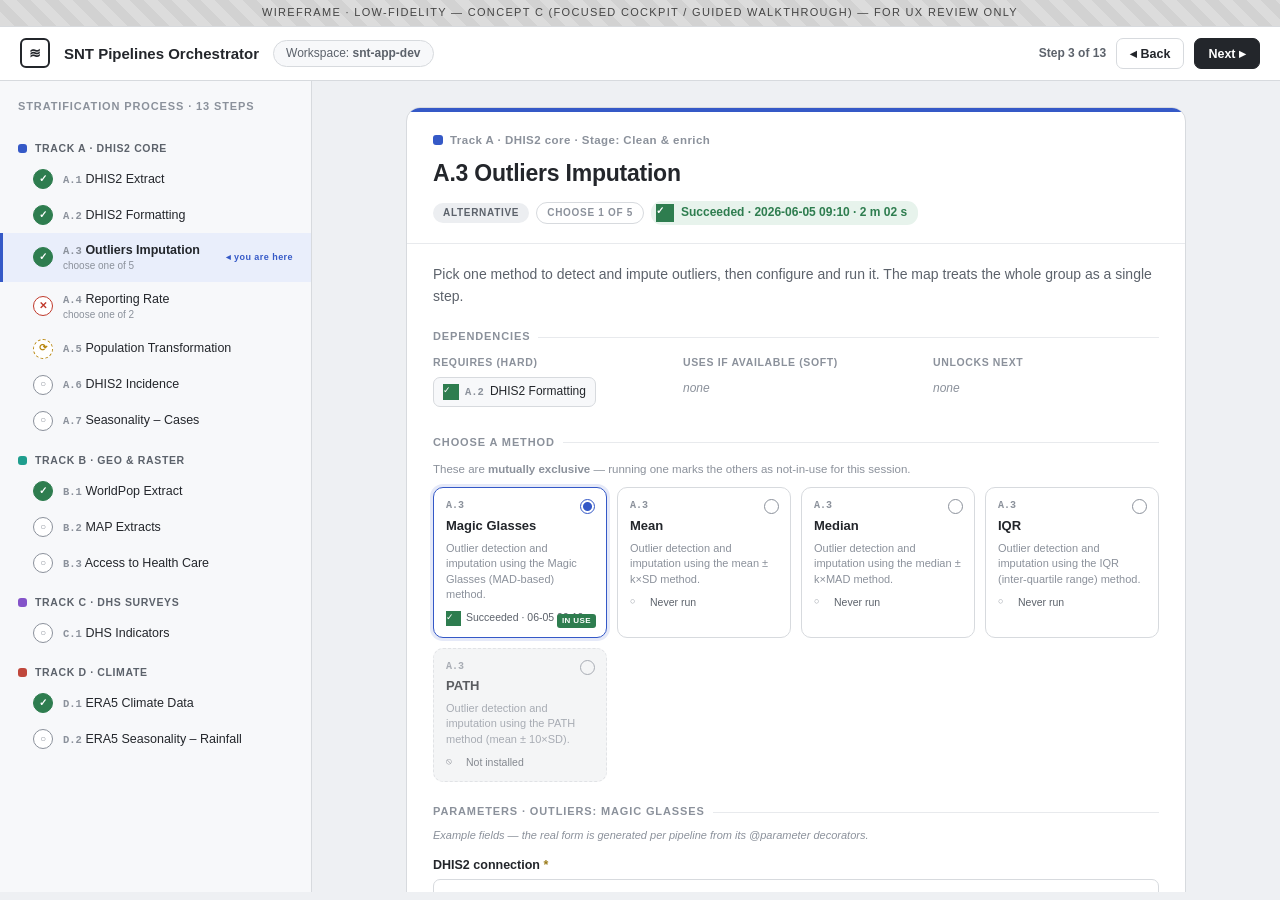
<file: design/wireframes/orchestrator_wireframe_cockpit.html>
<!DOCTYPE html>
<html lang="en">
<head>
<meta charset="utf-8" />
<meta name="viewport" content="width=device-width, initial-scale=1" />
<title>SNT Pipelines Orchestrator — Focused Cockpit Wireframe (Concept C)</title>
<style>
  /* ---------------------------------------------------------------
     CONCEPT C · FOCUSED COCKPIT (guided walkthrough)
     One pipeline in focus at a time. A slim progress rail on the left
     shows the whole journey + "you are here"; the large central panel
     carries everything for the focused step (deps, params, run, outputs).
     Back / Next walk the recommended order. Mutually-exclusive groups
     (A.3 outliers, A.4 reporting) appear as ONE "choose one" step.
     Data: snt_app_dev/orchestrator/pipeline_map.json
  ----------------------------------------------------------------*/
  :root{
    --ink:#23262b; --soft:#5c626b; --faint:#8b919b;
    --line:#d7dade; --line-soft:#e8eaed; --paper:#fff;
    --bg:#eef0f3; --panel:#f7f8fa;
    --A:#3559C7; --B:#1F9E8E; --C:#8453C9; --D:#C0473B;
    --ok:#2e7d4f; --fail:#c0392b; --run:#b8860b;
    --sans:-apple-system,BlinkMacSystemFont,"Segoe UI",Roboto,Helvetica,Arial,sans-serif;
    --mono:"SFMono-Regular",Consolas,"Liberation Mono",Menlo,monospace;
  }
  *{box-sizing:border-box}
  html,body{margin:0;height:100%}
  body{background:var(--bg);font-family:var(--sans);color:var(--ink);font-size:14px;line-height:1.45;-webkit-font-smoothing:antialiased}
  .wf-banner{background:repeating-linear-gradient(45deg,#dcdcdc,#dcdcdc 10px,#d2d2d2 10px,#d2d2d2 20px);color:#444;font-size:11px;letter-spacing:.12em;text-transform:uppercase;text-align:center;padding:5px 8px;border-bottom:1px solid var(--line)}

  /* app bar */
  .appbar{display:flex;align-items:center;gap:14px;padding:11px 20px;background:var(--paper);border-bottom:1px solid var(--line)}
  .appbar .logo{width:30px;height:30px;border:2px solid var(--ink);border-radius:6px;display:flex;align-items:center;justify-content:center;font-weight:700}
  .appbar h1{font-size:15px;margin:0;font-weight:700}
  .appbar .ws{font-size:12px;color:var(--soft);border:1px solid var(--line);border-radius:14px;padding:4px 12px;background:var(--panel)}
  .appbar .nav{margin-left:auto;display:flex;align-items:center;gap:10px}
  .appbar .stepcount{font-size:12px;color:var(--soft);font-weight:600}
  .appbar .nbtn{border:1px solid var(--line);background:var(--paper);border-radius:7px;padding:7px 13px;font-size:12.5px;font-weight:600;color:var(--ink);cursor:pointer;display:flex;align-items:center;gap:6px}
  .appbar .nbtn:hover{background:var(--panel)}
  .appbar .nbtn.primary{background:var(--ink);color:#fff;border-color:var(--ink)}
  .appbar .nbtn[disabled]{opacity:.4;cursor:not-allowed}

  .shell{display:flex;height:calc(100vh - 36px - 53px);min-height:620px}

  /* ---------- LEFT RAIL ---------- */
  .rail{flex:0 0 312px;background:var(--panel);border-right:1px solid var(--line);overflow:auto;padding:14px 0 30px}
  .rail .railhead{padding:4px 18px 12px;font-size:11px;text-transform:uppercase;letter-spacing:.08em;color:var(--faint);font-weight:700}
  .grp{margin:6px 0 2px}
  .grp .glabel{display:flex;align-items:center;gap:8px;padding:8px 18px 5px;font-size:10.5px;text-transform:uppercase;letter-spacing:.06em;color:var(--soft);font-weight:700}
  .grp .glabel .tk{width:9px;height:9px;border-radius:3px}
  .ritem{position:relative;display:flex;align-items:center;gap:10px;padding:8px 18px 8px 30px;cursor:pointer;border-left:3px solid transparent}
  .ritem:hover{background:#eef1f6}
  .ritem.here{background:#e9eefb;border-left-color:var(--A)}
  .ritem.here .rlabel{font-weight:700}
  .ritem .sg{width:20px;height:20px;border-radius:50%;border:1.6px solid var(--faint);display:flex;align-items:center;justify-content:center;font-size:10px;font-weight:700;flex:none;background:#fff}
  .ritem .rlabel{font-size:12.5px;color:var(--ink);min-width:0}
  .ritem .rcode{font-family:var(--mono);font-size:10.5px;color:var(--faint);font-weight:700}
  .ritem .rmeta{font-size:10px;color:var(--faint)}
  .ritem.locked .rlabel,.ritem.locked .rcode{color:var(--faint)}
  .ritem .here-tag{margin-left:auto;font-size:9px;letter-spacing:.05em;color:var(--A);font-weight:700;white-space:nowrap}
  /* connecting spine */
  .grp .spine{position:absolute}
  /* status glyph colors */
  .sg.ok{background:var(--ok);border-color:var(--ok);color:#fff}
  .sg.fail{background:#fff;border-color:var(--fail);color:var(--fail)}
  .sg.run{border-style:dashed;border-color:var(--run);color:var(--run)}
  .sg.none{color:var(--faint)}
  .sg.locked{border-style:dashed;background:#eceef1;color:var(--faint)}

  /* ---------- CENTER COCKPIT ---------- */
  .cockpit-wrap{flex:1 1 auto;overflow:auto;padding:26px 30px 60px}
  .cockpit{max-width:780px;margin:0 auto;background:var(--paper);border:1px solid var(--line);border-radius:14px;box-shadow:0 1px 0 rgba(0,0,0,.03);overflow:hidden}
  .ck-top{padding:20px 26px 18px;border-bottom:1px solid var(--line-soft);position:relative}
  .ck-top .breadcrumb{font-size:11.5px;color:var(--faint);font-weight:600;letter-spacing:.04em;display:flex;align-items:center;gap:7px;margin-bottom:8px}
  .ck-top .breadcrumb .tk{width:10px;height:10px;border-radius:3px}
  .ck-top h2{margin:0;font-size:23px;font-weight:800;letter-spacing:-.01em}
  .ck-top .chips{display:flex;gap:7px;margin-top:11px;flex-wrap:wrap;align-items:center}
  .chip{font-size:10px;letter-spacing:.07em;text-transform:uppercase;font-weight:700;border-radius:11px;padding:3px 10px}
  .chip.type{background:#eceef1;color:var(--soft)}
  .chip.stage{background:#fff;border:1px solid var(--line);color:var(--faint)}
  .statuspill{display:inline-flex;align-items:center;gap:7px;font-size:12px;font-weight:600;border-radius:11px;padding:3px 11px 3px 5px}
  .statuspill .sg{width:18px;height:18px;font-size:10px}
  .statuspill.ok{background:#e7f3ec;color:var(--ok)} .statuspill.fail{background:#fbeae8;color:var(--fail)}
  .statuspill.run{background:#fbf3df;color:var(--run)} .statuspill.none{background:#eceef1;color:var(--soft)}
  .statuspill.locked{background:#eceef1;color:var(--faint)}

  .ck-body{padding:20px 26px 8px;display:flex;flex-direction:column;gap:22px}
  .sec h4{margin:0 0 10px;font-size:11px;letter-spacing:.08em;text-transform:uppercase;color:var(--faint);display:flex;align-items:center;gap:8px}
  .sec h4::after{content:"";flex:1;height:1px;background:var(--line-soft)}
  .desc{font-size:14px;color:var(--soft);line-height:1.55;margin:0}

  /* dependency context */
  .deps{display:flex;gap:24px;flex-wrap:wrap}
  .deps .col{flex:1 1 200px;min-width:180px}
  .deps .col .lab{font-size:10.5px;text-transform:uppercase;letter-spacing:.06em;color:var(--faint);font-weight:700;margin-bottom:7px}
  .depchip{display:inline-flex;align-items:center;gap:6px;font-size:12px;border:1px solid var(--line);background:var(--panel);border-radius:7px;padding:5px 9px;margin:0 6px 6px 0;cursor:pointer}
  .depchip .sg{width:16px;height:16px;font-size:9px;border-width:1.4px}
  .depchip.soft{border-style:dashed;color:var(--soft)}
  .depchip .cd{font-family:var(--mono);font-size:10.5px;color:var(--faint);font-weight:700}
  .none-note{font-size:12px;color:var(--faint);font-style:italic}

  /* alternative chooser */
  .alts{display:grid;grid-template-columns:repeat(auto-fill,minmax(150px,1fr));gap:10px}
  .alt{position:relative;border:1.6px solid var(--line);border-radius:10px;padding:11px 12px;cursor:pointer;background:var(--paper)}
  .alt:hover{border-color:var(--soft)}
  .alt.sel{border-color:var(--A);box-shadow:0 0 0 3px rgba(53,89,199,.13)}
  .alt .radio{width:15px;height:15px;border-radius:50%;border:1.6px solid var(--faint);position:absolute;top:11px;right:11px}
  .alt.sel .radio{border-color:var(--A);background:radial-gradient(circle at center,var(--A) 0 4px,#fff 5px)}
  .alt .acode{font-family:var(--mono);font-size:10px;color:var(--faint);font-weight:700}
  .alt .atitle{font-weight:700;font-size:13px;margin:3px 0 5px;padding-right:18px}
  .alt .adesc{font-size:11px;color:var(--faint);line-height:1.4;min-height:30px}
  .alt .astat{font-size:10.5px;margin-top:8px;display:flex;align-items:center;gap:5px;color:var(--soft)}
  .alt .astat .sg{width:15px;height:15px;font-size:9px;border-width:1.4px}
  .alt.greyed{background:#f1f2f4;border-style:dashed;opacity:.75;cursor:not-allowed}
  .alt .inuse{position:absolute;bottom:9px;right:10px;font-size:8px;letter-spacing:.05em;color:#fff;background:var(--ok);border-radius:3px;padding:1px 5px;font-weight:700}
  .mutex-note{font-size:11.5px;color:var(--faint);margin:0 0 10px}

  /* params */
  .ex-note{font-size:11px;color:var(--faint);font-style:italic;margin:-2px 0 12px}
  .field{display:flex;flex-direction:column;gap:5px;margin-bottom:14px}
  .field label{font-size:12.5px;font-weight:600}
  .field label .req{color:#aa5; color:#9a7b1a;font-weight:700}
  .field .help{font-size:11px;color:var(--faint);line-height:1.35}
  .control{border:1px solid var(--line);background:var(--paper);border-radius:7px;padding:9px 11px;font-size:12.5px;color:var(--ink);display:flex;align-items:center;font-family:var(--mono)}
  .control.select::after{content:"▾";margin-left:auto;color:var(--faint);font-family:var(--sans)}
  .control.placeholder{color:var(--faint)}
  .twocol{display:flex;gap:12px}.twocol .field{flex:1}
  .check{display:flex;align-items:flex-start;gap:9px;font-size:12.5px;margin-bottom:12px}
  .check .box{width:16px;height:16px;border:1.6px solid var(--soft);border-radius:4px;display:flex;align-items:center;justify-content:center;font-size:11px;margin-top:1px}
  .check .box.on{background:var(--A);border-color:var(--A);color:#fff}
  .check .help{font-size:11px;color:var(--faint)}
  .check .stack{display:flex;flex-direction:column;gap:1px}

  /* run + outputs */
  .runrow{display:flex;align-items:center;gap:14px;flex-wrap:wrap}
  .runbtn{border:2px solid var(--A);background:var(--A);color:#fff;border-radius:9px;padding:12px 26px;font-size:14.5px;font-weight:700;cursor:pointer;display:inline-flex;align-items:center;gap:9px}
  .runbtn:hover{filter:brightness(1.06)}
  .runbtn.locked{background:#eceef1;border-color:var(--line);color:var(--faint);cursor:not-allowed}
  .runbtn.rerun{background:#fff;color:var(--A)}
  .runhint{font-size:11.5px;color:var(--faint)}
  .outputs{display:flex;flex-direction:column;gap:8px}
  .extlink{display:flex;align-items:center;gap:9px;font-size:12.5px;color:var(--ink);border:1px solid var(--line);background:var(--panel);border-radius:8px;padding:9px 12px;text-decoration:none}
  .extlink:hover{background:#eef1f6}
  .extlink .ic{width:21px;height:21px;border:1px solid var(--line);border-radius:5px;display:flex;align-items:center;justify-content:center;font-size:11px;color:var(--soft);background:#fff}
  .extlink .arr{margin-left:auto;color:var(--faint)}
  .extlink small{color:var(--faint);display:block;font-size:10.5px}

  .ck-foot{display:flex;align-items:center;justify-content:space-between;padding:16px 26px 20px;border-top:1px solid var(--line-soft);margin-top:6px}
  .ck-foot .fbtn{border:1px solid var(--line);background:var(--paper);border-radius:9px;padding:11px 20px;font-size:13.5px;font-weight:700;color:var(--ink);cursor:pointer;display:inline-flex;align-items:center;gap:8px}
  .ck-foot .fbtn:hover{background:var(--panel)}
  .ck-foot .fbtn.primary{background:var(--ink);color:#fff;border-color:var(--ink)}
  .ck-foot .fbtn[disabled]{opacity:.4;cursor:not-allowed}
  .ck-foot .fcenter{font-size:11.5px;color:var(--faint)}
</style>
</head>
<body>
  <div class="wf-banner">Wireframe · low-fidelity — Concept C (Focused Cockpit / guided walkthrough) — for UX review only</div>

  <header class="appbar">
    <div class="logo">≋</div>
    <h1>SNT Pipelines Orchestrator</h1>
    <div class="ws">Workspace: <b>snt-app-dev</b></div>
    <div class="nav">
      <span class="stepcount" id="stepcount">Step 3 of 13</span>
      <button class="nbtn" id="backBtn">◂ Back</button>
      <button class="nbtn primary" id="nextBtn">Next ▸</button>
    </div>
  </header>

  <div class="shell">
    <nav class="rail" id="rail"></nav>
    <div class="cockpit-wrap"><div class="cockpit" id="cockpit"></div></div>
  </div>

<script>
/* ---------- map data (from pipeline_map.json) ---------- */
const NODES=[
 {id:"snt_dhis2_extract",code:"A.1",label:"DHIS2 Extract",type:"mandatory",row:0,col:5,track:"A",desc:"Extracts DHIS2 pyramid, routine analytics, population, shapes and reporting rates for a period."},
 {id:"snt_dhis2_formatting",code:"A.2",label:"DHIS2 Formatting",type:"mandatory",row:1,col:5,track:"A",desc:"Processes and formats the DHIS2 extracts (pyramid, shapes, routine data) for the SNT workflow."},
 {id:"snt_dhis2_outliers_imputation_magic_glasses",code:"A.3",label:"Outliers: Magic Glasses",type:"alternative",group:"a3_outliers",row:2,col:0,track:"A",desc:"Outlier detection and imputation using the Magic Glasses (MAD-based) method."},
 {id:"snt_dhis2_outliers_imputation_mean",code:"A.3",label:"Outliers: Mean",type:"alternative",group:"a3_outliers",row:2,col:1,track:"A",desc:"Outlier detection and imputation using the mean ± k×SD method."},
 {id:"snt_dhis2_outliers_imputation_median",code:"A.3",label:"Outliers: Median",type:"alternative",group:"a3_outliers",row:2,col:2,track:"A",desc:"Outlier detection and imputation using the median ± k×MAD method."},
 {id:"snt_dhis2_outliers_imputation_iqr",code:"A.3",label:"Outliers: IQR",type:"alternative",group:"a3_outliers",row:2,col:3,track:"A",desc:"Outlier detection and imputation using the IQR (inter-quartile range) method."},
 {id:"snt_dhis2_outliers_imputation_path",code:"A.3",label:"Outliers: PATH",type:"alternative",group:"a3_outliers",row:2,col:4,track:"A",desc:"Outlier detection and imputation using the PATH method (mean ± 10×SD)."},
 {id:"snt_dhis2_reporting_rate_dataelement",code:"A.4",label:"Reporting Rate: Data element",type:"alternative",group:"a4_reporting_rate",row:3,col:1.5,track:"A",desc:"Reporting rate computed from routine data elements."},
 {id:"snt_dhis2_reporting_rate_dataset",code:"A.4",label:"Reporting Rate: Dataset",type:"alternative",group:"a4_reporting_rate",row:3,col:2.5,track:"A",desc:"Reporting rate from DHIS2 dataset-level rate indicators."},
 {id:"snt_dhis2_population_transformation",code:"A.5",label:"Population Transformation",type:"facultative",row:3,col:6,track:"A",desc:"Scales, projects and disaggregates DHIS2 population by demographic group."},
 {id:"snt_dhis2_incidence",code:"A.6",label:"DHIS2 Incidence",type:"output",row:4,col:5,track:"A",desc:"Computes malaria case metrics and yearly incidence from routine HMIS data."},
 {id:"snt_seasonality_cases",code:"A.7",label:"Seasonality – Cases",type:"output",row:4,col:6,track:"A",desc:"Classifies case seasonality at ADM2 from routine confirmed-malaria data."},
 {id:"snt_worldpop_extract",code:"B.1",label:"WorldPop Extract",type:"facultative",row:2,col:7,track:"B",desc:"Extracts WorldPop population raster data for the country."},
 {id:"snt_map_extracts",code:"B.2",label:"MAP Extracts",type:"output",row:4,col:7,track:"B",desc:"Extracts Malaria Atlas Project rasters and computes zonal statistics."},
 {id:"snt_healthcare_access",code:"B.3",label:"Access to Health Care",type:"output",row:4,col:8,track:"B",desc:"Computes access-to-care metrics from facilities, population and catchments."},
 {id:"snt_dhs_indicators",code:"C.1",label:"DHS Indicators",type:"facultative",row:2,col:9,track:"C",desc:"Computes DHS survey-based indicators for the SNT process."},
 {id:"snt_era5_climate_data",code:"D.1",label:"ERA5 Climate Data",type:"facultative",row:2,col:10,track:"D",desc:"Extracts ERA5 climate data from the Copernicus Climate Data Store."},
 {id:"snt_seasonality_rainfall",code:"D.2",label:"ERA5 Seasonality – Rainfall",type:"output",row:4,col:10,track:"D",desc:"Computes rainfall seasonality metrics from ERA5 climate data."}
];
const EDGES=[
 ["snt_dhis2_extract","snt_dhis2_formatting","solid"],
 ["snt_dhis2_formatting","snt_dhis2_outliers_imputation_magic_glasses","solid"],
 ["snt_dhis2_formatting","snt_dhis2_outliers_imputation_mean","solid"],
 ["snt_dhis2_formatting","snt_dhis2_outliers_imputation_median","solid"],
 ["snt_dhis2_formatting","snt_dhis2_outliers_imputation_iqr","solid"],
 ["snt_dhis2_formatting","snt_dhis2_outliers_imputation_path","solid"],
 ["snt_dhis2_formatting","snt_dhis2_reporting_rate_dataelement","solid"],
 ["snt_dhis2_formatting","snt_dhis2_reporting_rate_dataset","solid"],
 ["snt_dhis2_outliers_imputation_magic_glasses","snt_dhis2_reporting_rate_dataelement","optional"],
 ["snt_dhis2_outliers_imputation_mean","snt_dhis2_reporting_rate_dataelement","optional"],
 ["snt_dhis2_outliers_imputation_median","snt_dhis2_reporting_rate_dataelement","optional"],
 ["snt_dhis2_outliers_imputation_iqr","snt_dhis2_reporting_rate_dataelement","optional"],
 ["snt_dhis2_outliers_imputation_path","snt_dhis2_reporting_rate_dataelement","optional"],
 ["snt_dhis2_outliers_imputation_magic_glasses","snt_dhis2_reporting_rate_dataset","optional"],
 ["snt_dhis2_outliers_imputation_mean","snt_dhis2_reporting_rate_dataset","optional"],
 ["snt_dhis2_outliers_imputation_median","snt_dhis2_reporting_rate_dataset","optional"],
 ["snt_dhis2_outliers_imputation_iqr","snt_dhis2_reporting_rate_dataset","optional"],
 ["snt_dhis2_outliers_imputation_path","snt_dhis2_reporting_rate_dataset","optional"],
 ["snt_dhis2_formatting","snt_dhis2_population_transformation","solid"],
 ["snt_dhis2_formatting","snt_dhis2_incidence","solid"],
 ["snt_dhis2_formatting","snt_seasonality_cases","solid"],
 ["snt_dhis2_formatting","snt_worldpop_extract","solid"],
 ["snt_dhis2_formatting","snt_map_extracts","solid"],
 ["snt_dhis2_formatting","snt_dhs_indicators","solid"],
 ["snt_dhis2_formatting","snt_era5_climate_data","solid"],
 ["snt_era5_climate_data","snt_seasonality_rainfall","solid"],
 ["snt_dhis2_outliers_imputation_magic_glasses","snt_dhis2_incidence","optional"],
 ["snt_dhis2_outliers_imputation_mean","snt_dhis2_incidence","optional"],
 ["snt_dhis2_outliers_imputation_median","snt_dhis2_incidence","optional"],
 ["snt_dhis2_outliers_imputation_iqr","snt_dhis2_incidence","optional"],
 ["snt_dhis2_outliers_imputation_path","snt_dhis2_incidence","optional"],
 ["snt_dhis2_reporting_rate_dataelement","snt_dhis2_incidence","optional"],
 ["snt_dhis2_reporting_rate_dataset","snt_dhis2_incidence","optional"],
 ["snt_dhis2_population_transformation","snt_dhis2_incidence","optional"],
 ["snt_dhs_indicators","snt_dhis2_incidence","optional"],
 ["snt_dhis2_formatting","snt_healthcare_access","solid"]
];

/* ---------- sample run state ---------- */
const ST={
 snt_dhis2_extract:{st:'ok',date:'2026-06-04 14:22',dur:'6 m 12 s'},
 snt_dhis2_formatting:{st:'ok',date:'2026-06-04 14:48',dur:'3 m 51 s'},
 snt_dhis2_outliers_imputation_magic_glasses:{st:'ok',date:'2026-06-05 09:10',dur:'2 m 02 s'},
 snt_dhis2_outliers_imputation_mean:{st:'none'},
 snt_dhis2_outliers_imputation_median:{st:'none'},
 snt_dhis2_outliers_imputation_iqr:{st:'none'},
 snt_dhis2_outliers_imputation_path:{st:'missing'},
 snt_dhis2_reporting_rate_dataelement:{st:'fail',date:'2026-06-05 10:02'},
 snt_dhis2_reporting_rate_dataset:{st:'none'},
 snt_dhis2_population_transformation:{st:'run',date:'started 11:05'},
 snt_dhis2_incidence:{st:'none'},
 snt_seasonality_cases:{st:'none'},
 snt_worldpop_extract:{st:'ok',date:'2026-06-03 16:20',dur:'4 m 30 s'},
 snt_map_extracts:{st:'none'},
 snt_healthcare_access:{st:'none'},
 snt_dhs_indicators:{st:'none'},
 snt_era5_climate_data:{st:'ok',date:'2026-06-02 08:00',dur:'9 m 05 s'},
 snt_seasonality_rainfall:{st:'none'}
};

const TRK={A:{c:'var(--A)',name:'Track A · DHIS2 core'},B:{c:'var(--B)',name:'Track B · Geo & raster'},C:{c:'var(--C)',name:'Track C · DHS surveys'},D:{c:'var(--D)',name:'Track D · Climate'}};
const G={ok:'✓',fail:'✕',run:'⟳',none:'○',missing:'⦸',locked:'🔒'};
const SL={ok:'Succeeded',fail:'Failed',run:'Running…',none:'Never run',missing:'Not installed',locked:'Locked'};
const STAGE={0:'Extract',1:'Format',2:'Clean & enrich',3:'Derive',4:'Outputs'};
const byId={}; NODES.forEach(n=>byId[n.id]=n);

/* ---------- build walkthrough steps (collapse alternative groups) ---------- */
const STEPS=[]; const seenGroup={};
NODES.forEach(n=>{
  if(n.group){ if(seenGroup[n.group])return; seenGroup[n.group]=true;
    const members=NODES.filter(m=>m.group===n.group);
    STEPS.push({kind:'group',group:n.group,code:n.code,title:groupTitle(n.group),track:n.track,members});
  } else STEPS.push({kind:'single',code:n.code,title:n.label,track:n.track,node:n});
});
function groupTitle(g){return g==='a3_outliers'?'Outliers Imputation':'Reporting Rate';}

/* ---------- dependency helpers (from edges) ---------- */
const hardParents=id=>EDGES.filter(e=>e[2]==='solid'&&e[1]===id).map(e=>e[0]);
const softParents=id=>EDGES.filter(e=>e[2]==='optional'&&e[1]===id).map(e=>e[0]);
const hardChildren=id=>EDGES.filter(e=>e[2]==='solid'&&e[0]===id).map(e=>e[1]);
const isOk=id=>ST[id].st==='ok';
function lockedReason(id){
  const miss=hardParents(id).filter(p=>!isOk(p));
  return miss.length? miss.map(p=>byId[p].code+' '+byId[p].label):null;
}
/* step status for the rail */
function stepStatus(s){
  if(s.kind==='single')return ST[s.node.id].st;
  const sts=s.members.map(m=>ST[m.id].st);
  if(sts.includes('ok'))return 'ok';
  if(sts.includes('run'))return 'run';
  if(sts.every(x=>x==='missing'))return 'missing';
  if(sts.includes('fail'))return 'fail';
  return 'none';
}

/* ---------- state ---------- */
let CUR=2;                       // start focused on A.3 outliers
const altSel={a3_outliers:'snt_dhis2_outliers_imputation_magic_glasses', a4_reporting_rate:'snt_dhis2_reporting_rate_dataelement'};

/* ---------- render rail ---------- */
function renderRail(){
  const rail=document.getElementById('rail');
  let h=`<div class="railhead">Stratification process · ${STEPS.length} steps</div>`;
  let lastTrack=null;
  STEPS.forEach((s,i)=>{
    if(s.track!==lastTrack){ lastTrack=s.track;
      h+=`<div class="grp"><div class="glabel"><span class="tk" style="background:${TRK[s.track].c}"></span>${TRK[s.track].name}</div>`;
    }
    const st=stepStatus(s);
    const repId=s.kind==='single'?s.node.id:altSel[s.group];
    const locked=lockedReason(repId);
    const cls=(i===CUR?'here ':'')+(locked&&st==='none'?'locked ':'');
    const meta=s.kind==='group'?`<div class="rmeta">choose one of ${s.members.length}</div>`:'';
    h+=`<div class="ritem ${cls}" onclick="go(${i})">`+
       `<span class="sg ${locked&&st==='none'?'locked':st}">${locked&&st==='none'?G.locked:G[st]}</span>`+
       `<div style="min-width:0"><div class="rlabel"><span class="rcode">${s.code}</span> ${s.title}</div>${meta}</div>`+
       (i===CUR?`<span class="here-tag">◂ you are here</span>`:'')+
       `</div>`;
    const next=STEPS[i+1];
    if(!next||next.track!==s.track) h+=`</div>`;
  });
  rail.innerHTML=h;
}

/* ---------- render cockpit ---------- */
function renderCockpit(){
  const s=STEPS[CUR];
  const node=s.kind==='single'?s.node:byId[altSel[s.group]];
  const st=ST[node.id].st, info=ST[node.id];
  const locked=lockedReason(node.id);
  const trackC=TRK[s.track].c;
  const typeLabel=s.kind==='group'?'Alternative':node.type;

  /* prerequisites + soft inputs + unlocks */
  const hp=hardParents(node.id), sp=softParents(node.id), hc=hardChildren(node.id);
  const depCol=(lab,ids,soft)=>{
    if(!ids.length)return `<div class="col"><div class="lab">${lab}</div><span class="none-note">none</span></div>`;
    return `<div class="col"><div class="lab">${lab}</div>`+
      ids.map(id=>{const p=byId[id];const ps=ST[id].st;
        return `<span class="depchip ${soft?'soft':''}" onclick="goById('${id}')"><span class="sg ${ps}">${G[ps]}</span><span class="cd">${p.code}</span> ${p.label}</span>`;}).join('')+
      `</div>`;
  };

  /* status pill */
  const pill=`<span class="statuspill ${locked&&st==='none'?'locked':st}"><span class="sg ${locked&&st==='none'?'locked':st}">${locked&&st==='none'?G.locked:G[st]}</span>${locked&&st==='none'?'Locked':SL[st]}${info.date&&!(locked&&st==='none')?' · '+info.date:''}${info.dur?' · '+info.dur:''}</span>`;

  /* alternative chooser */
  let altsHtml='';
  if(s.kind==='group'){
    altsHtml=`<div class="sec"><h4>Choose a method</h4>`+
      `<p class="mutex-note">These are <b>mutually exclusive</b> — running one marks the others as not-in-use for this session.</p>`+
      `<div class="alts">`+
      s.members.map(m=>{const ms=ST[m.id].st;const sel=altSel[s.group]===m.id;const miss=ms==='missing';
        return `<div class="alt ${sel?'sel':''} ${miss?'greyed':''}" ${miss?'':`onclick="pickAlt('${s.group}','${m.id}')"`}>`+
          `<span class="radio"></span>`+
          `<div class="acode">${m.code}</div><div class="atitle">${m.label.replace(/^.*?:\s*/,'')}</div>`+
          `<div class="adesc">${m.desc}</div>`+
          `<div class="astat"><span class="sg ${ms}">${G[ms]}</span>${SL[ms]}${ST[m.id].date?' · '+ST[m.id].date.slice(5):''}</div>`+
          (ms==='ok'?`<span class="inuse">IN USE</span>`:'')+
          `</div>`;}).join('')+
      `</div></div>`;
  }

  /* outputs section (only if succeeded) */
  const outsHtml = st==='ok' ? `<div class="sec"><h4>Latest outputs</h4><div class="outputs">
      <a class="extlink"><span class="ic">▥</span><span>HTML report<small>rendered notebook for this run</small></span><span class="arr">↗</span></a>
      <a class="extlink"><span class="ic">▦</span><span>Output dataset<small>open the produced dataset version</small></span><span class="arr">↗</span></a>
    </div></div>` : '';

  /* run button */
  const runBtn = (locked&&st==='none')
    ? `<button class="runbtn locked" disabled>🔒 Locked</button><span class="runhint">Run <b>${locked.join(', ')}</b> first.</span>`
    : (st==='ok'
        ? `<button class="runbtn rerun">↻ Re-run${s.kind==='group'?' selected':''}</button><span class="runhint">Last succeeded ${info.date}.</span>`
        : st==='run'
          ? `<button class="runbtn locked" disabled>⟳ Running…</button><span class="runhint">Started ${info.date}. Refreshes automatically.</span>`
          : `<button class="runbtn">▶ Run${s.kind==='group'?' selected method':''}</button>${st==='fail'?'<span class="runhint">Previous attempt failed — check logs, then retry.</span>':''}`);

  const ck=document.getElementById('cockpit');
  ck.innerHTML=`
    <div class="ck-top" style="border-top:4px solid ${trackC}">
      <div class="breadcrumb"><span class="tk" style="background:${trackC}"></span>${TRK[s.track].name} · Stage: ${STAGE[node.row]}</div>
      <h2>${s.code} ${s.title}</h2>
      <div class="chips">
        <span class="chip type">${typeLabel}</span>
        ${s.kind==='group'?`<span class="chip stage">choose 1 of ${s.members.length}</span>`:''}
        ${pill}
      </div>
    </div>
    <div class="ck-body">
      <div class="sec"><p class="desc">${s.kind==='group'?'Pick one method to detect and impute outliers, then configure and run it. The map treats the whole group as a single step.':node.desc}</p></div>

      <div class="sec"><h4>Dependencies</h4>
        <div class="deps">
          ${depCol('Requires (hard)',hp,false)}
          ${depCol('Uses if available (soft)',sp,true)}
          ${depCol('Unlocks next',hc,false)}
        </div>
      </div>

      ${altsHtml}

      <div class="sec"><h4>Parameters${s.kind==='group'?' · '+byId[altSel[s.group]].label.replace(/^.*?:\\s*/,''):''}</h4>
        <p class="ex-note">Example fields — the real form is generated per pipeline from its @parameter decorators.</p>
        <div class="field"><label>DHIS2 connection <span class="req">*</span></label><div class="control select placeholder">Select a connection…</div><div class="help">DHIS2 instance to read from.</div></div>
        <div class="twocol">
          <div class="field"><label>Period — start <span class="req">*</span></label><div class="control">202401</div><div class="help">YYYYMM</div></div>
          <div class="field"><label>Period — end <span class="req">*</span></label><div class="control">202412</div><div class="help">YYYYMM</div></div>
        </div>
        <div class="check"><span class="box on">✓</span><span class="stack"><b>Overwrite</b><span class="help">Overwrite existing files in the output dataset.</span></span></div>
        <div class="check"><span class="box"></span><span class="stack"><b>Pull scripts</b><span class="help">Pull latest scripts from the repository before running.</span></span></div>
      </div>

      <div class="sec"><h4>Run</h4><div class="runrow">${runBtn}</div></div>

      ${outsHtml}

      <div class="sec"><h4>More</h4><div class="outputs">
        <a class="extlink"><span class="ic">▤</span><span>README on GitHub<small>snt_development / ${node.id}</small></span><span class="arr">↗</span></a>
        ${st!=='none'?`<a class="extlink"><span class="ic">▶</span><span>Open this run in OpenHEXA<small>logs, messages, full detail</small></span><span class="arr">↗</span></a>`:''}
      </div></div>
    </div>

    <div class="ck-foot">
      <button class="fbtn" id="fBack" ${CUR===0?'disabled':''}>◂ Back</button>
      <span class="fcenter">Step ${CUR+1} of ${STEPS.length} · ${s.code} ${s.title}</span>
      <button class="fbtn primary" id="fNext" ${CUR===STEPS.length-1?'disabled':''}>Next ▸</button>
    </div>`;

  document.getElementById('fBack').onclick=()=>go(CUR-1);
  document.getElementById('fNext').onclick=()=>go(CUR+1);
  document.getElementById('stepcount').textContent=`Step ${CUR+1} of ${STEPS.length}`;
  document.getElementById('backBtn').disabled=CUR===0;
  document.getElementById('nextBtn').disabled=CUR===STEPS.length-1;
}

/* ---------- navigation ---------- */
function go(i){ if(i<0||i>=STEPS.length)return; CUR=i; renderRail(); renderCockpit(); document.querySelector('.cockpit-wrap').scrollTop=0; }
function goById(id){ const n=byId[id]; const i=STEPS.findIndex(s=> s.kind==='single'?s.node.id===id : s.group===n.group); if(i>=0)go(i); }
function pickAlt(group,id){ altSel[group]=id; renderRail(); renderCockpit(); }

document.getElementById('backBtn').onclick=()=>go(CUR-1);
document.getElementById('nextBtn').onclick=()=>go(CUR+1);
window.addEventListener('keydown',e=>{if(e.key==='ArrowRight')go(CUR+1);if(e.key==='ArrowLeft')go(CUR-1);});

renderRail(); renderCockpit();
</script>
</body>
</html>
</file>
<file: webapps/orchestrator/styles.css>
/* SNT Pipelines Orchestrator — Cockpit UI.
 *
 * Focused, one-step-at-a-time guided walkthrough. Left: a slim progress rail
 * (whole journey + "you are here"). Center: the focused step (deps, params,
 * run, outputs). Derived from design/wireframes/orchestrator_wireframe_cockpit.html,
 * with the wireframe's mock form/output markup replaced by the real engine's
 * classes (.finput, .btn-primary, .sb-runstatus, .extlink, …) so the generated
 * parameter form + live outputs look right.
 */
:root {
  --ink: #23262b;
  --soft: #5c626b;
  --faint: #8b919b;
  --line: #d7dade;
  --line-soft: #e8eaed;
  --paper: #fff;
  --bg: #eef0f3;
  --panel: #f7f8fa;
  /* Track colours, and the text colour that reads on each (rail group
     label, breadcrumb pill): white or ink, whichever contrasts more. */
  --A: #4a6a8f;
  --B: #527a60;
  --C: #8a6589;
  --D: #b08a3e;
  --A-ink: #fff;
  --B-ink: #fff;
  --C-ink: #fff;
  --D-ink: var(--ink);
  /* Dark app bar */
  --bar: #1d2025;
  --bar-raised: #2a2e35;
  --bar-hover: #353a42;
  --bar-line: #3a3f47;
  --bar-soft: #aeb4bd;
  /* Run-status colours: OpenHEXA's run badges (main = ring/symbol/text,
     -bg = fill). Queued is a guess (OH's gray-100), it shows for seconds. */
  --ok: #00bc7d;
  --ok-bg: #ecfdf5;
  --fail: #fb2c36;
  --fail-bg: #ffe2e2;
  --run: #0084d1;
  --run-bg: #dff2fe;
  --stop: #4a5565;
  --stop-bg: #fef9c2;
  --queue: #4a5565;
  --queue-bg: #f3f4f6;
  --lock-icon: url("data:image/svg+xml,%3Csvg xmlns='http://www.w3.org/2000/svg' viewBox='0 0 16 16'%3E%3Cpath d='M5 7.5V5a3 3 0 0 1 6 0v2.5' fill='none' stroke='black' stroke-width='1.9'/%3E%3Crect x='2.75' y='7' width='10.5' height='8' rx='1.6'/%3E%3C/svg%3E");
  --sans:
    -apple-system, BlinkMacSystemFont, "Segoe UI", Roboto, Helvetica, Arial,
    sans-serif;
  --mono: "SFMono-Regular", Consolas, "Liberation Mono", Menlo, monospace;
}
* {
  box-sizing: border-box;
}
html,
body {
  margin: 0;
  height: 100%;
}
body {
  background: var(--bg);
  font-family: var(--sans);
  color: var(--ink);
  font-size: 14px;
  line-height: 1.45;
  -webkit-font-smoothing: antialiased;
}

/* ---------- app bar ---------- */
/* Dark bar with a four-track colour strip along the bottom edge. */
.appbar {
  position: relative;
  display: grid;
  grid-template-columns: 1fr auto 1fr;
  align-items: center;
  gap: 14px;
  padding: 11px 20px;
  background: var(--bar);
  color: #fff;
}
.appbar::after {
  content: "";
  position: absolute;
  left: 0;
  right: 0;
  bottom: 0;
  height: 3px;
  background: linear-gradient(
    90deg,
    var(--A) 0 25%,
    var(--B) 25% 50%,
    var(--C) 50% 75%,
    var(--D) 75% 100%
  );
}
.appbar h1 {
  display: flex;
  align-items: center;
  gap: 10px;
  font-size: 15px;
  margin: 0;
  font-weight: 800;
  letter-spacing: -0.01em;
  justify-self: start;
}
.appbar h1 .mark {
  width: 26px;
  height: 26px;
  flex: none;
}
.appbar h1 .mark .a {
  fill: var(--A);
}
.appbar h1 .mark .b {
  fill: var(--B);
}
.appbar h1 .mark .c {
  fill: var(--C);
}
.appbar h1 .mark .d {
  fill: var(--D);
}
.appbar h1 .sub {
  font-weight: 400;
  letter-spacing: 0;
  color: var(--bar-soft);
}
.appbar .ws {
  font-size: 12px;
  color: var(--bar-soft);
  border: 1px solid var(--bar-line);
  border-radius: 14px;
  padding: 4px 12px;
  background: var(--bar-raised);
}
.appbar .ws b {
  color: #fff;
}
.appbar .nav {
  display: flex;
  align-items: center;
  gap: 10px;
  justify-self: center;
}
.appbar-right {
  display: flex;
  align-items: center;
  gap: 10px;
  justify-self: end;
}
.appbar .stepcount {
  font-size: 12px;
  color: var(--bar-soft);
  font-weight: 600;
}
.appbar .nbtn {
  border: 1px solid var(--bar-line);
  background: var(--bar-raised);
  border-radius: 7px;
  padding: 7px 13px;
  font: inherit;
  font-size: 12.5px;
  font-weight: 600;
  color: #fff;
  cursor: pointer;
  display: flex;
  align-items: center;
  gap: 6px;
}
.appbar .nbtn:hover {
  background: var(--bar-hover);
}
.appbar .nbtn.primary {
  background: #fff;
  color: var(--ink);
  border-color: #fff;
}
.appbar .nbtn.primary:hover {
  background: var(--line-soft);
}
.appbar .nbtn[disabled] {
  opacity: 0.4;
  cursor: not-allowed;
}

/* language toggle (EN / FR) */
.langtoggle {
  display: inline-flex;
  border: 1px solid var(--line);
  border-radius: 7px;
  overflow: hidden;
  background: var(--paper);
}
.langtoggle .langbtn {
  border: 0;
  background: transparent;
  color: var(--soft);
  font: inherit;
  font-size: 11.5px;
  font-weight: 700;
  letter-spacing: 0.04em;
  padding: 6px 11px;
  cursor: pointer;
}
.langtoggle .langbtn + .langbtn {
  border-left: 1px solid var(--line);
}
.langtoggle .langbtn:hover {
  background: var(--panel);
}
.langtoggle .langbtn.is-active {
  background: var(--ink);
  color: #fff;
}
.appbar .langtoggle {
  border-color: var(--bar-line);
  background: var(--bar-raised);
}
.appbar .langtoggle .langbtn {
  color: var(--bar-soft);
}
.appbar .langtoggle .langbtn + .langbtn {
  border-left-color: var(--bar-line);
}
.appbar .langtoggle .langbtn:hover {
  background: var(--bar-hover);
}
.appbar .langtoggle .langbtn.is-active {
  background: #fff;
  color: var(--ink);
}

.shell {
  display: flex;
  height: calc(100vh - 53px);
  min-height: 560px;
}

/* ---------- LEFT RAIL ---------- */
.rail {
  flex: 0 0 312px;
  background: var(--panel);
  border-right: 1px solid var(--line);
  overflow: auto;
  padding: 14px 0 30px;
}
.rail .railhead {
  padding: 4px 18px 12px;
  font-size: 11px;
  text-transform: uppercase;
  letter-spacing: 0.08em;
  color: var(--faint);
  font-weight: 700;
}
.grp {
  margin: 6px 0 2px;
}
/* Full-width band in the track colour (--track / --track-ink set inline). */
.grp .glabel {
  margin: 4px 0;
  padding: 7px 18px;
  font-size: 12px;
  font-weight: 700;
  background: var(--track, var(--soft));
  color: var(--track-ink, #fff);
}
.ritem {
  position: relative;
  display: flex;
  align-items: center;
  gap: 10px;
  padding: 8px 18px 8px 30px;
  cursor: pointer;
  border-left: 9px solid transparent;
}
.ritem:hover {
  background: #eef1f6;
}
.ritem.here {
  background: #eef1f6;
  border-left-color: var(--track, var(--ink));
}
.ritem.here .rlabel {
  font-weight: 700;
}
.ritem .sg {
  width: 20px;
  height: 20px;
  border-width: 1.6px;
  font-size: 10px;
}
.ritem .rlabel {
  font-size: 12.5px;
  color: var(--ink);
  min-width: 0;
}
.ritem .rcode {
  font-family: var(--mono);
  font-size: 10.5px;
  color: var(--faint);
  font-weight: 700;
}
.ritem .rmeta {
  font-size: 10px;
  color: var(--faint);
}
.ritem.locked .rlabel,
.ritem.locked .rcode,
.ritem.missing .rlabel,
.ritem.missing .rcode {
  color: var(--faint);
}
.ritem .here-tag {
  margin-left: auto;
  font-size: 15px;
  letter-spacing: 0.05em;
  color: var(--soft);
  font-weight: 700;
  white-space: nowrap;
}
/* Status glyph: a centred circle in every context (rail, dep chip, alt
   chooser, legend; the pill strips the circle). Ring style carries the
   install axis: dashed = not installed, solid = installed (any state). */
.sg {
  display: flex;
  align-items: center;
  justify-content: center;
  border-radius: 50%;
  border: 1.4px solid var(--faint);
  background: #fff;
  font-weight: 700;
  flex: none;
}

/* status glyph colors */
.sg.ok {
  background: var(--ok-bg);
  border-color: var(--ok);
  color: var(--ok);
}
.sg.fail {
  background: var(--fail-bg);
  border-color: var(--fail);
  color: var(--fail);
}
.sg.run {
  background: var(--run-bg);
  border-color: var(--run);
  color: var(--run);
  animation: sg-pulse 1.4s ease-in-out infinite;
}
.sg.stop {
  background: var(--stop-bg);
  border-color: var(--stop);
  color: var(--stop);
}
.sg.queue {
  background: var(--queue-bg);
  border-color: var(--queue);
  color: var(--queue);
}
.sg.none {
  color: var(--faint);
}
.sg.missing {
  color: var(--faint);
  border-style: dashed;
}
.sg.locked {
  background: #eceef1;
  color: var(--soft);
}
/* Monochrome padlock in the text colour (no emoji). */
.sg.locked::before {
  content: "";
  width: 58%;
  height: 58%;
  background: currentColor;
  -webkit-mask: var(--lock-icon) center / contain no-repeat;
  mask: var(--lock-icon) center / contain no-repeat;
}
@keyframes sg-pulse {
  0%,
  100% {
    box-shadow: 0 0 0 0 rgba(0, 132, 209, 0.45);
  }
  50% {
    box-shadow: 0 0 0 4px rgba(0, 132, 209, 0);
  }
}

/* Rail legend: "not installed" vs "installed → its states". */
.rail-legend {
  margin: 12px 18px 10px;
  padding: 9px 10px;
  border: 1px solid var(--line-soft);
  border-radius: 8px;
  background: var(--panel);
  font-size: 10.5px;
  color: var(--soft);
  white-space: normal;
}
.rail-legend .lh {
  font-weight: 700;
  text-transform: uppercase;
  letter-spacing: 0.06em;
  font-size: 9.5px;
  color: var(--faint);
  margin-bottom: 5px;
}
.rail-legend .li {
  display: flex;
  align-items: center;
  gap: 6px;
  margin: 3px 0;
}
.rail-legend .li .sg {
  width: 13px;
  height: 13px;
  font-size: 7.5px;
  border-width: 1.2px;
}
.rail-legend .sub {
  margin-left: 8px;
  padding-left: 9px;
  border-left: 1.5px solid var(--line);
}

/* ---------- CENTER COCKPIT ---------- */
.cockpit-wrap {
  flex: 1 1 auto;
  overflow: auto;
  padding: 26px 30px 60px;
}
.cockpit {
  max-width: 1200px;
  margin: 0 auto;
  background: var(--paper);
  border: 1px solid var(--line);
  border-radius: 14px;
  box-shadow: 0 1px 0 rgba(0, 0, 0, 0.03);
  overflow: hidden;
}
.ck-top {
  padding: 20px 26px 18px;
  border-bottom: 1px solid var(--line-soft);
  position: relative;
}
.ck-top .breadcrumb {
  font-size: 11.5px;
  color: var(--faint);
  font-weight: 600;
  letter-spacing: 0.04em;
  display: flex;
  align-items: center;
  gap: 7px;
  margin-bottom: 8px;
}
.ck-top .breadcrumb .trackpill {
  padding: 2px 9px;
  border-radius: 999px;
  letter-spacing: 0;
  background: var(--track, var(--soft));
  color: var(--track-ink, #fff);
}
.ck-top h2 {
  margin: 0;
  font-size: 23px;
  font-weight: 800;
  letter-spacing: -0.01em;
}
.ck-top .ck-ohname {
  margin-top: 3px;
  font-size: 11.5px;
  font-weight: 400;
  color: var(--faint);
}
.ck-top .chips {
  display: flex;
  gap: 7px;
  margin-top: 11px;
  flex-wrap: wrap;
  align-items: center;
}
.chip {
  font-size: 10px;
  letter-spacing: 0.07em;
  text-transform: uppercase;
  font-weight: 700;
  border-radius: 11px;
  padding: 3px 10px;
}
.chip.type {
  background: #eceef1;
  color: var(--soft);
}
.chip.stage {
  background: #fff;
  border: 1px solid var(--line);
  color: var(--faint);
}
.statuspill {
  display: inline-flex;
  align-items: center;
  gap: 7px;
  font-size: 12px;
  font-weight: 600;
  border-radius: 11px;
  padding: 3px 11px 3px 9px;
  /* OpenHEXA badges' faint inset ring */
  box-shadow: inset 0 0 0 1px rgba(106, 114, 130, 0.2);
}
/* "Never run" / "Not installed" pills are text only (no glyph). */
.statuspill.none,
.statuspill.missing {
  padding-left: 11px;
}
/* In the pill the glyph is a bare icon, no circle. */
.statuspill .sg {
  border: 0;
  background: none;
  border-radius: 0;
  font-size: 11px;
  color: inherit;
  animation: none;
}
.statuspill .sg.locked {
  width: 11px;
  height: 11px;
}
.statuspill .sg.locked::before {
  width: 100%;
  height: 100%;
}
/* Running: a pulsing dot instead of the ring. */
.statuspill .sg.run::before {
  content: "";
  width: 7px;
  height: 7px;
  border-radius: 50%;
  background: currentColor;
  animation: sg-pulse 1.4s ease-in-out infinite;
}
.statuspill.ok {
  background: var(--ok-bg);
  color: var(--ok);
}
.statuspill.fail {
  background: var(--fail-bg);
  color: var(--fail);
}
.statuspill.run {
  background: var(--run-bg);
  color: var(--run);
}
.statuspill.stop {
  background: var(--stop-bg);
  color: var(--stop);
}
.statuspill.queue {
  background: var(--queue-bg);
  color: var(--queue);
}
.statuspill.none {
  background: #eceef1;
  color: var(--soft);
}
.statuspill.missing {
  background: #eceef1;
  color: var(--faint);
}
.statuspill.locked {
  background: #eceef1;
  color: var(--soft);
}
/* Clickable pill (links to the run's OpenHEXA page). */
.statuspill-link {
  text-decoration: none;
  cursor: pointer;
  transition: filter 0.12s ease;
}
.statuspill-link:hover {
  filter: brightness(0.96);
  text-decoration: none;
}
.statuspill-link .arr {
  font-size: 11px;
  opacity: 0.75;
}

/* Documentation section: the pipeline's README rendered from Markdown.
   Headings are scaled down to sit inside the panel, and README h4s are reset
   so they do not pick up the `.sec h4` section-header look. */
.sb-readme {
  font-size: 13.5px;
  line-height: 1.55;
  color: var(--ink);
  max-height: 520px;
  overflow: auto;
}
.sb-readme > :first-child {
  margin-top: 0;
}
.sb-readme h1,
.sb-readme h2,
.sb-readme h3,
.sb-readme h4,
.sb-readme h5,
.sb-readme h6 {
  display: block;
  margin: 16px 0 6px;
  color: var(--ink);
  letter-spacing: normal;
  text-transform: none;
}
.sb-readme h1 {
  font-size: 17px;
}
.sb-readme h2 {
  font-size: 15px;
}
.sb-readme h3,
.sb-readme h4,
.sb-readme h5,
.sb-readme h6 {
  font-size: 13.5px;
}
.sb-readme h4::after {
  content: none;
}
.sb-readme p,
.sb-readme ul,
.sb-readme ol {
  margin: 6px 0;
}
.sb-readme ul,
.sb-readme ol {
  padding-left: 22px;
}
.sb-readme li {
  margin: 2px 0;
}
.sb-readme code {
  font-family: var(--mono);
  font-size: 12px;
  background: var(--line-soft);
  padding: 0 3px;
  border-radius: 3px;
}
.sb-readme pre {
  background: var(--line-soft);
  padding: 8px 10px;
  border-radius: 6px;
  overflow: auto;
}
.sb-readme pre code {
  background: none;
  padding: 0;
}
.sb-readme blockquote {
  margin: 8px 0;
  padding: 2px 12px;
  border-left: 3px solid var(--A);
  color: var(--soft);
}
.sb-readme table {
  border-collapse: collapse;
  margin: 8px 0;
}
.sb-readme th,
.sb-readme td {
  border: 1px solid var(--line);
  padding: 4px 8px;
  text-align: left;
  vertical-align: top;
}
.sb-readme hr {
  border: 0;
  border-top: 1px solid var(--line-soft);
  margin: 12px 0;
}

.ck-body {
  padding: 20px 26px 8px;
  display: flex;
  flex-direction: column;
  gap: 22px;
}
.sec h4 {
  margin: 0 0 10px;
  font-size: 11px;
  letter-spacing: 0.08em;
  text-transform: uppercase;
  color: var(--faint);
  display: flex;
  align-items: center;
  gap: 8px;
}
.sec h4::after {
  content: "";
  flex: 1;
  height: 1px;
  background: var(--line-soft);
}
.desc {
  font-size: 14px;
  color: var(--soft);
  line-height: 1.55;
  margin: 0;
}

/* collapsible section boxes (JS adds .sec-collapsible + .sec-toggle + caret) */
.sec-collapsible {
  border: 1px solid var(--line);
  border-radius: 10px;
  background: var(--panel);
  overflow: hidden;
}
.sec-collapsible > h4.sec-toggle {
  margin: 0;
  padding: 13px 16px;
  cursor: pointer;
  user-select: none;
}
.sec-collapsible > h4.sec-toggle:hover {
  background: #eef1f6;
}
.sec-collapsible.is-collapsed > h4.sec-toggle:hover {
  background: #eef1f6;
}
.sec-collapsible > .sec-body {
  padding: 2px 16px 16px;
}
/* Child combinator: sections nest (Documentation inside Run with Parameters). */
.sec-collapsible.is-collapsed > .sec-body {
  display: none;
}
.sec-caret {
  width: 0;
  height: 0;
  border-left: 5px solid var(--faint);
  border-top: 4px solid transparent;
  border-bottom: 4px solid transparent;
  display: inline-block;
  transition: transform 0.15s ease;
  flex-shrink: 0;
}
.sec-collapsible:not(.is-collapsed) > h4.sec-toggle .sec-caret {
  transform: rotate(90deg);
}

/* Header split: title block (left) | Dependencies box (right, top-aligned).
   In that narrow column the three dependency groups stack. */
.ck-top-split {
  display: grid;
  grid-template-columns: minmax(0, 1fr) minmax(300px, 400px);
  gap: 22px;
  align-items: start;
}
.ck-top-split .deps {
  flex-direction: column;
  gap: 14px;
}
.ck-top-split .deps .col {
  flex: none;
  min-width: 0;
}

/* Run with Parameters: Parameters | Documentation, white boxes on the grey
   outer box. Parameters (.subbox) has the section-header look but no toggle. */
.run-grid {
  display: grid;
  grid-template-columns: minmax(0, 1fr) minmax(0, 1fr);
  gap: 16px;
  align-items: start;
}
.subbox,
.run-grid .sec-collapsible {
  background: var(--paper);
  border: 1px solid var(--line);
  border-radius: 9px;
}
.subbox > h4 {
  padding: 13px 16px 0;
}
.subbox > .subbox-body {
  padding: 2px 16px 16px;
}
.run-grid .sec-collapsible > h4.sec-toggle:hover {
  background: var(--panel);
}

/* Narrow cockpit: header and run box stack to one column. */
.cockpit {
  container-type: inline-size;
}
@container (max-width: 860px) {
  .ck-top-split,
  .run-grid {
    grid-template-columns: minmax(0, 1fr);
  }
}

/* dependency context */
.deps {
  display: flex;
  gap: 24px;
  flex-wrap: wrap;
}
.deps .col {
  flex: 1 1 200px;
  min-width: 180px;
}
.deps .col .lab {
  font-size: 10.5px;
  text-transform: uppercase;
  letter-spacing: 0.06em;
  color: var(--faint);
  font-weight: 700;
  margin-bottom: 7px;
}
.depchip {
  display: inline-flex;
  align-items: center;
  gap: 6px;
  font-size: 12px;
  border: 1px solid var(--line);
  background: var(--panel);
  border-radius: 7px;
  padding: 5px 9px;
  margin: 0 6px 6px 0;
  cursor: pointer;
}
.depchip .sg {
  width: 16px;
  height: 16px;
  font-size: 9px;
  border-width: 1.4px;
}
.depchip.soft {
  border-style: dashed;
  color: var(--soft);
}
.depchip .cd {
  font-family: var(--mono);
  font-size: 10.5px;
  color: var(--faint);
  font-weight: 700;
}
.none-note {
  font-size: 12px;
  color: var(--faint);
  font-style: italic;
}

/* alternative chooser */
.mutex-note {
  font-size: 11.5px;
  color: var(--faint);
  margin: 0 0 10px;
}
.alts {
  display: grid;
  grid-template-columns: repeat(auto-fill, minmax(150px, 1fr));
  gap: 10px;
}
.alt {
  position: relative;
  border: 1.6px solid var(--line);
  border-radius: 10px;
  padding: 11px 12px;
  cursor: pointer;
  background: var(--paper);
}
.alt:hover {
  border-color: var(--soft);
}
.alt.sel {
  border-color: var(--A);
  box-shadow: 0 0 0 3px rgba(53, 89, 199, 0.13);
}
.alt .radio {
  width: 15px;
  height: 15px;
  border-radius: 50%;
  border: 1.6px solid var(--faint);
  position: absolute;
  top: 11px;
  right: 11px;
}
.alt.sel .radio {
  border-color: var(--A);
  background: radial-gradient(circle at center, var(--A) 0 4px, #fff 5px);
}
.alt .acode {
  font-family: var(--mono);
  font-size: 10px;
  color: var(--faint);
  font-weight: 700;
}
.alt .atitle {
  font-weight: 700;
  font-size: 13px;
  margin: 3px 0 5px;
  padding-right: 18px;
}
.alt .adesc {
  font-size: 11px;
  color: var(--faint);
  line-height: 1.4;
  min-height: 30px;
}
.alt .astat {
  font-size: 10.5px;
  margin-top: 8px;
  display: flex;
  align-items: center;
  gap: 5px;
  color: var(--soft);
}
.alt .astat .sg {
  width: 15px;
  height: 15px;
  font-size: 9px;
  border-width: 1.4px;
}
.alt.greyed {
  background: #f1f2f4;
  border-style: dashed;
  opacity: 0.75;
  cursor: not-allowed;
}
.alt .inuse {
  position: absolute;
  bottom: 9px;
  right: 10px;
  font-size: 8px;
  letter-spacing: 0.05em;
  color: var(--ok);
  background: var(--ok-bg);
  box-shadow: inset 0 0 0 1px var(--ok);
  border-radius: 3px;
  padding: 1px 5px;
  font-weight: 700;
}

/* ---------- parameters (real engine form) ---------- */
.ex-note {
  font-size: 11px;
  color: var(--faint);
  font-style: italic;
  margin: -2px 0 12px;
}
.sb-form {
  display: flex;
  flex-direction: column;
  gap: 14px;
}
.field {
  display: flex;
  flex-direction: column;
  gap: 5px;
}
.flabel {
  font-size: 12.5px;
  font-weight: 600;
  color: var(--ink);
}
.flabel .req,
.flabel-inline .req {
  color: #9a7b1a;
  font-weight: 700;
}
.finput {
  font: inherit;
  font-size: 12.5px;
  color: var(--ink);
  border: 1px solid var(--line);
  border-radius: 7px;
  padding: 9px 11px;
  background: var(--paper);
  width: 100%;
  box-sizing: border-box;
  transition:
    border-color 0.12s ease,
    box-shadow 0.12s ease;
}
.finput:focus {
  outline: none;
  border-color: var(--A);
  box-shadow: 0 0 0 3px rgba(53, 89, 199, 0.15);
}
select.finput {
  cursor: pointer;
}
.field-bool .fcheck {
  display: flex;
  align-items: center;
  gap: 9px;
  cursor: pointer;
}
.field-bool .finput {
  width: 16px;
  height: 16px;
  flex-shrink: 0;
  accent-color: var(--A);
  cursor: pointer;
}
.flabel-inline {
  font-size: 12.5px;
  font-weight: 600;
  color: var(--ink);
}
.fchecks {
  display: flex;
  flex-wrap: wrap;
  gap: 7px 16px;
}
.fcheck-sm {
  display: flex;
  align-items: center;
  gap: 6px;
  font-size: 12px;
  color: #334155;
  cursor: pointer;
}
.fcheck-sm input {
  accent-color: var(--A);
  cursor: pointer;
}
.fnoconn {
  font-size: 12.5px;
  color: var(--soft);
  line-height: 1.45;
  background: var(--panel);
  border: 1px dashed var(--line);
  border-radius: 7px;
  padding: 9px 11px;
}
.fnoconn a {
  color: var(--ink);
  font-weight: 600;
  text-decoration: underline;
}
.fhelp {
  font-size: 11px;
  color: var(--faint);
  line-height: 1.4;
}

/* ---------- run + outputs ---------- */
.runrow {
  display: flex;
  align-items: center;
  gap: 8px;
  flex-wrap: wrap;
}
/* Run / Run again / Stop copy OpenHEXA's Button (Tailwind: rounded-sm, text-sm,
   px-3 py-2.5, leading-4, font-medium, shadow-xs, blue-600 / red-600).
   .btn-quiet (Preview config) keeps the shape but stays in the background. */
.btn-primary,
.btn-danger,
.btn-quiet {
  font: inherit;
  font-size: 14px;
  line-height: 16px;
  font-weight: 500;
  border: 1px solid transparent;
  border-radius: 4px;
  padding: 10px 12px;
  cursor: pointer;
  display: inline-flex;
  align-items: center;
  justify-content: center;
  transition: all 0.15s ease;
}
.btn-primary,
.btn-danger {
  color: #fff;
  box-shadow: 0 1px 2px rgb(0 0 0 / 0.05);
}
.btn-primary {
  background: #155dfc;
}
.btn-primary:hover {
  background: #1447e6;
}
.btn-danger {
  background: #e7000b;
}
.btn-danger:hover {
  background: #c10007;
}
.btn-primary:focus-visible,
.btn-danger:focus-visible,
.btn-quiet:focus-visible {
  outline: none;
  box-shadow:
    0 0 0 2px #fff,
    0 0 0 4px #2b7fff;
}
.btn-danger:focus-visible {
  box-shadow:
    0 0 0 2px #fff,
    0 0 0 4px #fb2c36;
}
.btn-primary:disabled,
.btn-danger:disabled {
  opacity: 0.5;
  cursor: not-allowed;
}
.btn-primary:disabled:hover {
  background: #155dfc;
}
.btn-danger:disabled:hover {
  background: #e7000b;
}
.btn-ic {
  width: 16px;
  height: 16px;
  margin: 0 6px 0 -4px;
  flex: 0 0 auto;
}
.btn-quiet {
  margin-left: auto;
  font-size: 13px;
  background: transparent;
  border-color: var(--line);
  color: var(--soft);
}
.btn-quiet:hover {
  background: var(--panel);
  color: var(--ink);
}
.btn-quiet.is-active {
  background: var(--line-soft);
  border-color: var(--faint);
  color: var(--ink);
}
.btn-secondary {
  font: inherit;
  font-size: 12.5px;
  font-weight: 600;
  cursor: pointer;
  border: 1px solid var(--line);
  border-radius: 8px;
  background: var(--panel);
  color: var(--ink);
  padding: 10px 16px;
  transition:
    border-color 0.12s ease,
    background 0.12s ease;
}
.btn-secondary:hover {
  border-color: var(--A);
  background: #f0f4ff;
}
.btn-secondary.is-active {
  background: #334155;
  border-color: #334155;
  color: #f8fafc;
}
.runhint {
  font-size: 11.5px;
  color: var(--faint);
}
.sb-runstatus {
  margin-top: 4px;
  font-size: 13px;
  font-weight: 600;
  display: flex;
  align-items: center;
  flex-wrap: wrap;
  gap: 6px;
  line-height: 1.4;
  width: 100%;
}
.sb-runstatus .rs-glyph {
  font-weight: 700;
}
/* Follow-up guidance under a run error (e.g. "refresh the catalogue"). Its own
   full-width flex item so it sits on its own line, in a lighter weight than the
   error itself. */
.sb-runstatus .rs-hint {
  flex: 0 0 100%;
  font-weight: 400;
}
.sb-runstatus .rs-hint a {
  color: inherit;
  font-weight: 600;
  text-decoration: underline;
}
.sb-runstatus small {
  font-weight: 400;
  color: var(--faint);
}
.sb-runstatus .run-link {
  font-weight: 600;
  color: var(--A);
  text-decoration: none;
}
.sb-runstatus .run-link:hover {
  text-decoration: underline;
}
.sb-runstatus.rs-run {
  color: var(--run);
}
.sb-runstatus.rs-queue {
  color: var(--queue);
}
.sb-runstatus.rs-ok {
  color: var(--ok);
}
.sb-runstatus.rs-err {
  color: var(--fail);
}
.sb-runstatus.rs-stop {
  color: var(--stop);
}
/* ⚠ messages (fix fields, not available…), not a run status. */
.sb-runstatus.rs-warn {
  color: #b26a00;
}
.sb-runstatus .rs-glyph.spin {
  display: inline-block;
  animation: rs-pulse 1.1s ease-in-out infinite;
}
@keyframes rs-pulse {
  0%,
  100% {
    opacity: 0.35;
  }
  50% {
    opacity: 1;
  }
}
@media (prefers-reduced-motion: reduce) {
  .sg.run,
  .statuspill .sg.run::before,
  .sb-runstatus .rs-glyph.spin {
    animation: none;
  }
}
.sb-config {
  margin-top: 10px;
  padding: 11px;
  border-radius: 8px;
  background: #0f172a;
  color: #e2e8f0;
  font-family: var(--mono);
  font-size: 11.5px;
  line-height: 1.45;
  white-space: pre-wrap;
  word-break: break-word;
  max-height: 280px;
  overflow: auto;
}
.sb-config.has-errors {
  background: #7f1d1d;
  color: #fee2e2;
}

.outputs {
  display: flex;
  flex-direction: column;
  gap: 8px;
}
.extlink {
  display: flex;
  align-items: center;
  gap: 9px;
  font-size: 12.5px;
  color: var(--ink);
  border: 1px solid var(--line);
  background: var(--panel);
  border-radius: 8px;
  padding: 9px 12px;
  text-decoration: none;
}
.extlink:hover {
  background: #eef1f6;
  border-color: var(--A);
}
.extlink.busy {
  opacity: 0.6;
  pointer-events: none;
}
.extlink .ic {
  width: 21px;
  height: 21px;
  border: 1px solid var(--line);
  border-radius: 5px;
  display: flex;
  align-items: center;
  justify-content: center;
  font-size: 11px;
  color: var(--soft);
  background: #fff;
  flex-shrink: 0;
}
.extlink-txt {
  display: flex;
  flex-direction: column;
  line-height: 1.3;
  min-width: 0;
}
.extlink-txt small {
  color: var(--faint);
  font-size: 10.5px;
}
.extlink .arr {
  margin-left: auto;
  color: var(--faint);
}
.sb-muted {
  margin: 0;
  font-size: 12.5px;
  color: var(--faint);
  line-height: 1.45;
}

/* inline HTML-report preview (F6 embed) */
.sb-report-embed {
  margin-top: 10px;
  border: 1px solid var(--line);
  border-radius: 8px;
  background: var(--panel);
  overflow: hidden;
}
.sb-report-head {
  display: flex;
  align-items: center;
  gap: 9px;
  padding: 9px 12px;
}
.sb-report-title {
  display: flex;
  align-items: center;
  gap: 9px;
  font-size: 12.5px;
  font-weight: 600;
  color: var(--ink);
  min-width: 0;
  overflow: hidden;
  text-overflow: ellipsis;
  white-space: nowrap;
}
.sb-report-title .ic {
  width: 21px;
  height: 21px;
  border: 1px solid var(--line);
  border-radius: 5px;
  display: flex;
  align-items: center;
  justify-content: center;
  font-size: 11px;
  color: var(--soft);
  background: #fff;
  flex-shrink: 0;
}
.sb-report-toggle {
  margin-left: auto;
  padding: 6px 12px;
  flex-shrink: 0;
}
.sb-report-body {
  border-top: 1px solid var(--line);
  padding: 10px 12px;
}
.sb-report-frame {
  width: 100%;
  height: 600px;
  border: 1px solid var(--line);
  border-radius: 6px;
  background: #fff;
  display: block;
}
.sb-report-bar {
  margin-top: 8px;
  font-size: 12px;
}
.sb-report-openlink {
  color: var(--A);
  text-decoration: none;
  font-weight: 600;
}
.sb-report-openlink:hover {
  text-decoration: underline;
}

/* alternative-group notice (in-use / running / superseded) */
.sb-altnote {
  font-size: 12px;
  font-weight: 600;
  border-radius: 8px;
  padding: 8px 11px;
  line-height: 1.4;
}
.sb-altnote.is-current {
  background: var(--ok-bg);
  color: var(--ok);
}
.sb-altnote.running {
  background: var(--run-bg);
  color: var(--run);
}
.sb-altnote.superseded {
  background: #eceef1;
  color: var(--soft);
}

/* not-installed (greyed) step */
.sb-missing {
  background: #f7f8fa;
  border: 1px solid var(--line);
  border-radius: 10px;
  padding: 13px 15px;
  font-size: 13px;
  color: var(--soft);
  line-height: 1.5;
}
.sb-missing p {
  margin: 0 0 8px;
}
.sb-missing ol {
  margin: 0;
  padding-left: 20px;
}
.sb-missing li + li {
  margin-top: 3px;
}
/* Inline link in a step (e.g. the templates). The panel text is soft, so the
   link lifts out of it, as in .ck-boot. */
.sb-missing a {
  color: var(--ink);
  font-weight: 600;
  text-decoration: underline;
}
.sb-missing p:last-child {
  margin-bottom: 0;
}
/* Step 2's "Refresh the catalogue" control: a smaller Run button plus a link,
   or a run-status line (+ Reload page / retry button) while and after it runs. */
.sb-genrefresh {
  display: flex;
  align-items: center;
  flex-wrap: wrap;
  gap: 6px 12px;
  margin: 6px 0 4px;
}
.sb-genrefresh .btn-primary {
  padding: 7px 16px;
  font-size: 13px;
}
.sb-genrefresh .sb-runstatus {
  width: auto;
  margin-top: 0;
}

/* ---------- footer nav ---------- */
.ck-foot {
  display: flex;
  align-items: center;
  justify-content: space-between;
  padding: 16px 26px 20px;
  border-top: 1px solid var(--line-soft);
  margin-top: 6px;
}
.ck-foot .fbtn {
  border: 1px solid var(--line);
  background: var(--paper);
  border-radius: 9px;
  padding: 11px 20px;
  font: inherit;
  font-size: 13.5px;
  font-weight: 700;
  color: var(--ink);
  cursor: pointer;
  display: inline-flex;
  align-items: center;
  gap: 8px;
}
.ck-foot .fbtn:hover {
  background: var(--panel);
}
.ck-foot .fbtn.primary {
  background: var(--ink);
  color: #fff;
  border-color: var(--ink);
}
.ck-foot .fbtn[disabled] {
  opacity: 0.4;
  cursor: not-allowed;
}
.ck-foot .fcenter {
  font-size: 11.5px;
  color: var(--faint);
  text-align: center;
  flex: 1;
  padding: 0 12px;
}

/* boot / error placeholder */
.ck-boot {
  padding: 40px 26px;
  text-align: center;
  color: var(--faint);
  font-size: 13px;
}
/* Actionable link inside the boot panel (e.g. "install the generator"). The
   panel text is deliberately faint, so the link has to lift out of it. */
.ck-boot a {
  display: inline-block;
  margin-top: 10px;
  color: var(--ink);
  font-weight: 600;
  text-decoration: underline;
}

/* ---------- responsive ---------- */
@media (max-width: 820px) {
  .shell {
    flex-direction: column;
    height: auto;
  }
  .rail {
    flex: none;
    width: 100%;
    border-right: none;
    border-bottom: 1px solid var(--line);
    max-height: 220px;
  }
  .cockpit-wrap {
    padding: 18px 14px 40px;
  }
  .appbar {
    flex-wrap: wrap;
  }
}
</file>
